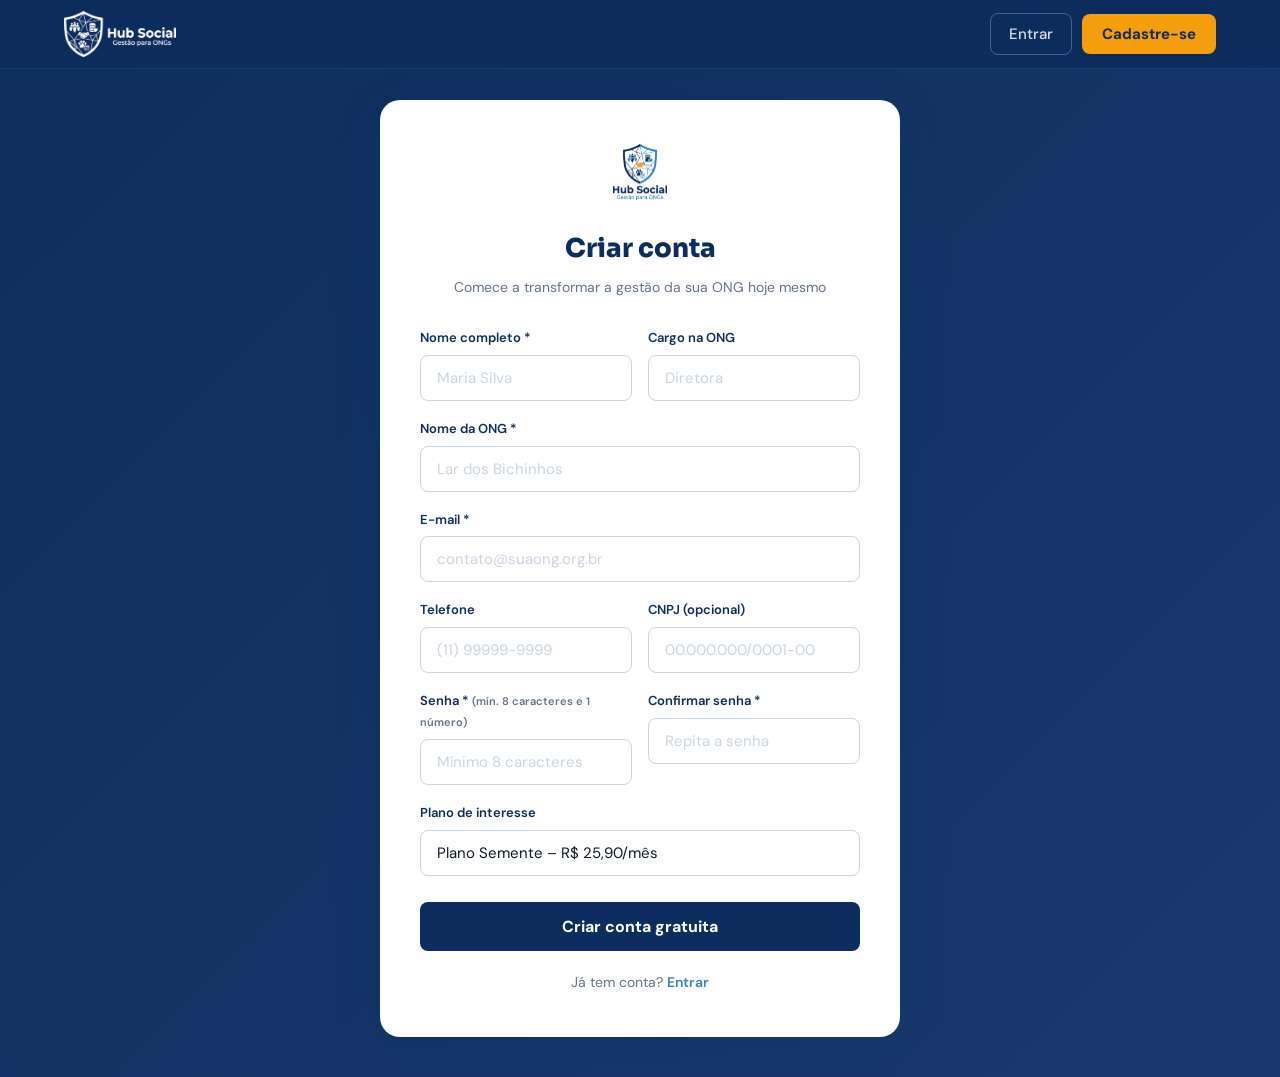
<file: cadastro.html>
<!DOCTYPE html>
<html lang="pt-BR">
<head>
  <meta charset="UTF-8" />
  <meta name="viewport" content="width=device-width, initial-scale=1.0" />
  <title>Cadastro – Hub Social</title>
  <link rel="preconnect" href="https://fonts.googleapis.com" />
  <link href="https://fonts.googleapis.com/css2?family=Sora:wght@400;600;700;800&family=DM+Sans:wght@300;400;500&display=swap" rel="stylesheet" />
  <link rel="stylesheet" href="style.css" />
</head>
<body>

<header class="navbar">
  <div class="nav-container">
    <a href="index.html" class="nav-logo">
      <img src="logo_novo.png" alt="Hub Social" class="logo-img" />
    </a>
    <div class="nav-actions" style="margin-left:auto;">
      <a href="login.html" class="btn-login">Entrar</a>
      <a href="cadastro.html" class="btn-cadastro">Cadastre-se</a>
    </div>
  </div>
</header>

<main class="auth-page">
  <div class="auth-card" style="max-width:520px;">
    <div class="auth-logo">
      <img src="logo_hubsocial_.png" alt="Hub Social" />
    </div>
    <h2>Criar conta</h2>
    <p class="auth-sub">Comece a transformar a gestão da sua ONG hoje mesmo</p>

    <div class="form-row">
      <div class="form-group">
        <label for="nome">Nome completo *</label>
        <input type="text" id="nome" placeholder="Maria Silva" />
      </div>
      <div class="form-group">
        <label for="cargo">Cargo na ONG</label>
        <input type="text" id="cargo" placeholder="Diretora" />
      </div>
    </div>
    <div class="form-group">
      <label for="nome_ong">Nome da ONG *</label>
      <input type="text" id="nome_ong" placeholder="Lar dos Bichinhos" />
    </div>
    <div class="form-group">
      <label for="email_cad">E-mail *</label>
      <input type="email" id="email_cad" placeholder="contato@suaong.org.br" />
    </div>
    <div class="form-row">
      <div class="form-group">
        <label for="tel">Telefone</label>
        <input type="tel" id="tel" placeholder="(11) 99999-9999" />
      </div>
      <div class="form-group">
        <label for="cnpj">CNPJ (opcional)</label>
        <input type="text" id="cnpj" placeholder="00.000.000/0001-00" />
      </div>
    </div>
    <div class="form-row">
      <div class="form-group">
        <label for="senha_cad">Senha * <span style="font-size:11px;color:var(--gray-500)">(mín. 8 caracteres e 1 número)</span></label>
        <input type="password" id="senha_cad" placeholder="Mínimo 8 caracteres" />
      </div>
      <div class="form-group">
        <label for="conf_senha">Confirmar senha *</label>
        <input type="password" id="conf_senha" placeholder="Repita a senha" />
      </div>
    </div>
    <div class="form-group">
      <label for="plano_cad">Plano de interesse</label>
      <select id="plano_cad">
        <option value="semente">Plano Semente – R$ 25,90/mês</option>
        <option value="impacto">Plano Impacto – R$ 49,90/mês</option>
        <option value="transformacao">Plano Transformação – R$ 97,90/mês</option>
      </select>
    </div>

    <div id="msgErrorCad" style="display:none; margin-top:4px; color:#ef4444; background:#fef2f2; border:1px solid #fecaca; border-radius:8px; padding:10px 14px; font-size:14px;"></div>

    <button class="btn-form" id="btnCad" onclick="fazerCadastro()">Criar conta gratuita</button>

    <div class="auth-footer">
      Já tem conta? <a href="login.html">Entrar</a>
    </div>
  </div>
</main>

<script>
// api.js
// Conecta o front-end HTML com a API FastAPI (http://localhost:8000)
// Coloque este arquivo na mesma pasta do index.html

const API_URL = "http://localhost:8000";

// ── Helpers de token (localStorage) ─────────────────────────

function salvarToken(token, dados) {
  localStorage.setItem("hs_token",    token);
  localStorage.setItem("hs_nome",     dados.nome);
  localStorage.setItem("hs_nome_ong", dados.nome_ong);
  localStorage.setItem("hs_plano",    dados.plano);
  localStorage.setItem("hs_id",       dados.usuario_id);
}

function getToken()   { return localStorage.getItem("hs_token");    }
function getNome()    { return localStorage.getItem("hs_nome");     }
function getOng()     { return localStorage.getItem("hs_nome_ong"); }
function getPlano()   { return localStorage.getItem("hs_plano");    }
function estaLogado() { return !!getToken(); }

function logout() {
  localStorage.clear();
  window.location.href = "login.html";
}

// ── Request helper com JWT ───────────────────────────────────

async function apiFetch(path, options = {}) {
  const token = getToken();
  const headers = {
    "Content-Type": "application/json",
    ...(token ? { "Authorization": `Bearer ${token}` } : {}),
    ...(options.headers || {}),
  };

  const res = await fetch(`${API_URL}${path}`, { ...options, headers });
  const data = await res.json().catch(() => ({}));

  if (!res.ok) {
    const msg = data.detail || `Erro ${res.status}`;
    throw new Error(Array.isArray(msg) ? msg.map(e => e.msg).join(", ") : msg);
  }
  return data;
}

// ── AUTH ─────────────────────────────────────────────────────

async function cadastrar(payload) {
  const data = await apiFetch("/auth/cadastro", {
    method: "POST",
    body: JSON.stringify(payload),
  });
  salvarToken(data.access_token, data);
  return data;
}

async function login(email, senha) {
  // OAuth2PasswordRequestForm espera form-data, não JSON
  const form = new URLSearchParams();
  form.append("username", email);
  form.append("password", senha);

  const res = await fetch(`${API_URL}/auth/login`, {
    method: "POST",
    headers: { "Content-Type": "application/x-www-form-urlencoded" },
    body: form,
  });
  const data = await res.json();
  if (!res.ok) throw new Error(data.detail || "Erro ao fazer login.");
  salvarToken(data.access_token, data);
  return data;
}

async function getMeuPerfil() {
  return apiFetch("/auth/me");
}

// ── DOAÇÕES ──────────────────────────────────────────────────

async function listarDoacoes()        { return apiFetch("/doacoes/"); }
async function criarDoacao(payload)   { return apiFetch("/doacoes/", { method: "POST", body: JSON.stringify(payload) }); }
async function deletarDoacao(id)      { return apiFetch(`/doacoes/${id}`, { method: "DELETE" }); }
async function atualizarStatusDoacao(id, status) {
  return apiFetch(`/doacoes/${id}/status?novo_status=${status}`, { method: "PATCH" });
}

// ── VOLUNTÁRIOS ──────────────────────────────────────────────

async function listarVoluntarios()       { return apiFetch("/voluntarios/"); }
async function criarVoluntario(payload)  { return apiFetch("/voluntarios/", { method: "POST", body: JSON.stringify(payload) }); }
async function deletarVoluntario(id)     { return apiFetch(`/voluntarios/${id}`, { method: "DELETE" }); }
async function desativarVoluntario(id)   { return apiFetch(`/voluntarios/${id}/desativar`, { method: "PATCH" }); }

// ── EVENTOS ──────────────────────────────────────────────────

async function listarEventos()          { return apiFetch("/eventos/"); }
async function criarEvento(payload)     { return apiFetch("/eventos/", { method: "POST", body: JSON.stringify(payload) }); }
async function editarEvento(id, dados)  { return apiFetch(`/eventos/${id}`, { method: "PUT",  body: JSON.stringify(dados) }); }
async function deletarEvento(id)        { return apiFetch(`/eventos/${id}`, { method: "DELETE" }); }

// ── RELATÓRIOS ───────────────────────────────────────────────

async function relatorioGeral()         { return apiFetch("/relatorios/visao-geral"); }
async function relatorioDoacoesTipo()   { return apiFetch("/relatorios/doacoes-por-tipo"); }

// ── Proteção de página: redireciona se não estiver logado ────

function exigirLogin() {
  if (!estaLogado()) {
    window.location.href = "login.html";
  }
}

// ── Preenche dados do usuário no dashboard ───────────────────

function preencherDashboard() {
  exigirLogin();
  const nome  = getNome()?.split(" ")[0] || "Usuário";
  const ong   = getOng()  || "Minha ONG";
  const plano = getPlano() || "semente";

  const elNome  = document.getElementById("dash-user-name");
  const elOng   = document.getElementById("sb-ong");
  const elTitulo= document.getElementById("dash-titulo");
  const elAvatar= document.getElementById("dash-avatar");
  const elPlano = document.getElementById("sb-plano");

  if (elNome)   elNome.textContent   = `Olá, ${nome}!`;
  if (elOng)    elOng.textContent    = ong;
  if (elTitulo) elTitulo.textContent = `Bem-vindo(a), ${nome} 👋`;
  if (elAvatar) elAvatar.textContent = nome[0].toUpperCase();
  if (elPlano)  elPlano.textContent  = `Plano ${plano.charAt(0).toUpperCase() + plano.slice(1)}`;
}

</script>
<script>
  // Máscara telefone
  document.getElementById('tel').addEventListener('input', function(e) {
    let v = e.target.value.replace(/\D/g, '');
    if (v.length <= 10) v = v.replace(/(\d{2})(\d{4})(\d{0,4})/, '($1) $2-$3');
    else v = v.replace(/(\d{2})(\d{5})(\d{0,4})/, '($1) $2-$3');
    e.target.value = v;
  });

  // Máscara CNPJ
  document.getElementById('cnpj').addEventListener('input', function(e) {
    let v = e.target.value.replace(/\D/g, '').substring(0, 14);
    v = v.replace(/^(\d{2})(\d)/, '$1.$2');
    v = v.replace(/^(\d{2})\.(\d{3})(\d)/, '$1.$2.$3');
    v = v.replace(/\.(\d{3})(\d)/, '.$1/$2');
    v = v.replace(/(\d{4})(\d)/, '$1-$2');
    e.target.value = v;
  });

  // Pré-selecionar plano vindo da página de planos
  const params = new URLSearchParams(location.search);
  const planoParam = params.get('plano');
  if (planoParam) {
    const sel = document.getElementById('plano_cad');
    if ([...sel.options].some(o => o.value === planoParam)) sel.value = planoParam;
  }

  async function fazerCadastro() {
    const msg  = document.getElementById('msgErrorCad');
    const btn  = document.getElementById('btnCad');
    msg.style.display = 'none';

    const nome     = document.getElementById('nome').value.trim();
    const email    = document.getElementById('email_cad').value.trim();
    const senha    = document.getElementById('senha_cad').value;
    const conf     = document.getElementById('conf_senha').value;
    const nome_ong = document.getElementById('nome_ong').value.trim();
    const telefone = document.getElementById('tel').value;
    const cargo    = document.getElementById('cargo').value.trim();
    const cnpj     = document.getElementById('cnpj').value;
    const plano    = document.getElementById('plano_cad').value;

    // Validações no front
    if (!nome || !email || !senha || !nome_ong) {
      msg.textContent = 'Preencha os campos obrigatórios (*).';
      msg.style.display = 'block'; return;
    }
    if (!email.includes('@')) {
      msg.textContent = 'Insira um e-mail válido.';
      msg.style.display = 'block'; return;
    }
    if (senha.length < 8) {
      msg.textContent = 'A senha deve ter no mínimo 8 caracteres.';
      msg.style.display = 'block'; return;
    }
    if (!/\d/.test(senha)) {
      msg.textContent = 'A senha deve conter ao menos um número.';
      msg.style.display = 'block'; return;
    }
    if (senha !== conf) {
      msg.textContent = 'As senhas não coincidem.';
      msg.style.display = 'block'; return;
    }

    btn.textContent = 'Criando conta...';
    btn.disabled = true;

    try {
      await cadastrar({ nome, email, senha, telefone, cargo, nome_ong, cnpj, plano });
      window.location.href = 'dashboard.html';
    } catch (e) {
      msg.textContent = e.message;
      msg.style.display = 'block';
      btn.textContent = 'Criar conta gratuita';
      btn.disabled = false;
    }
  }
</script>
</body>
</html>
</file>
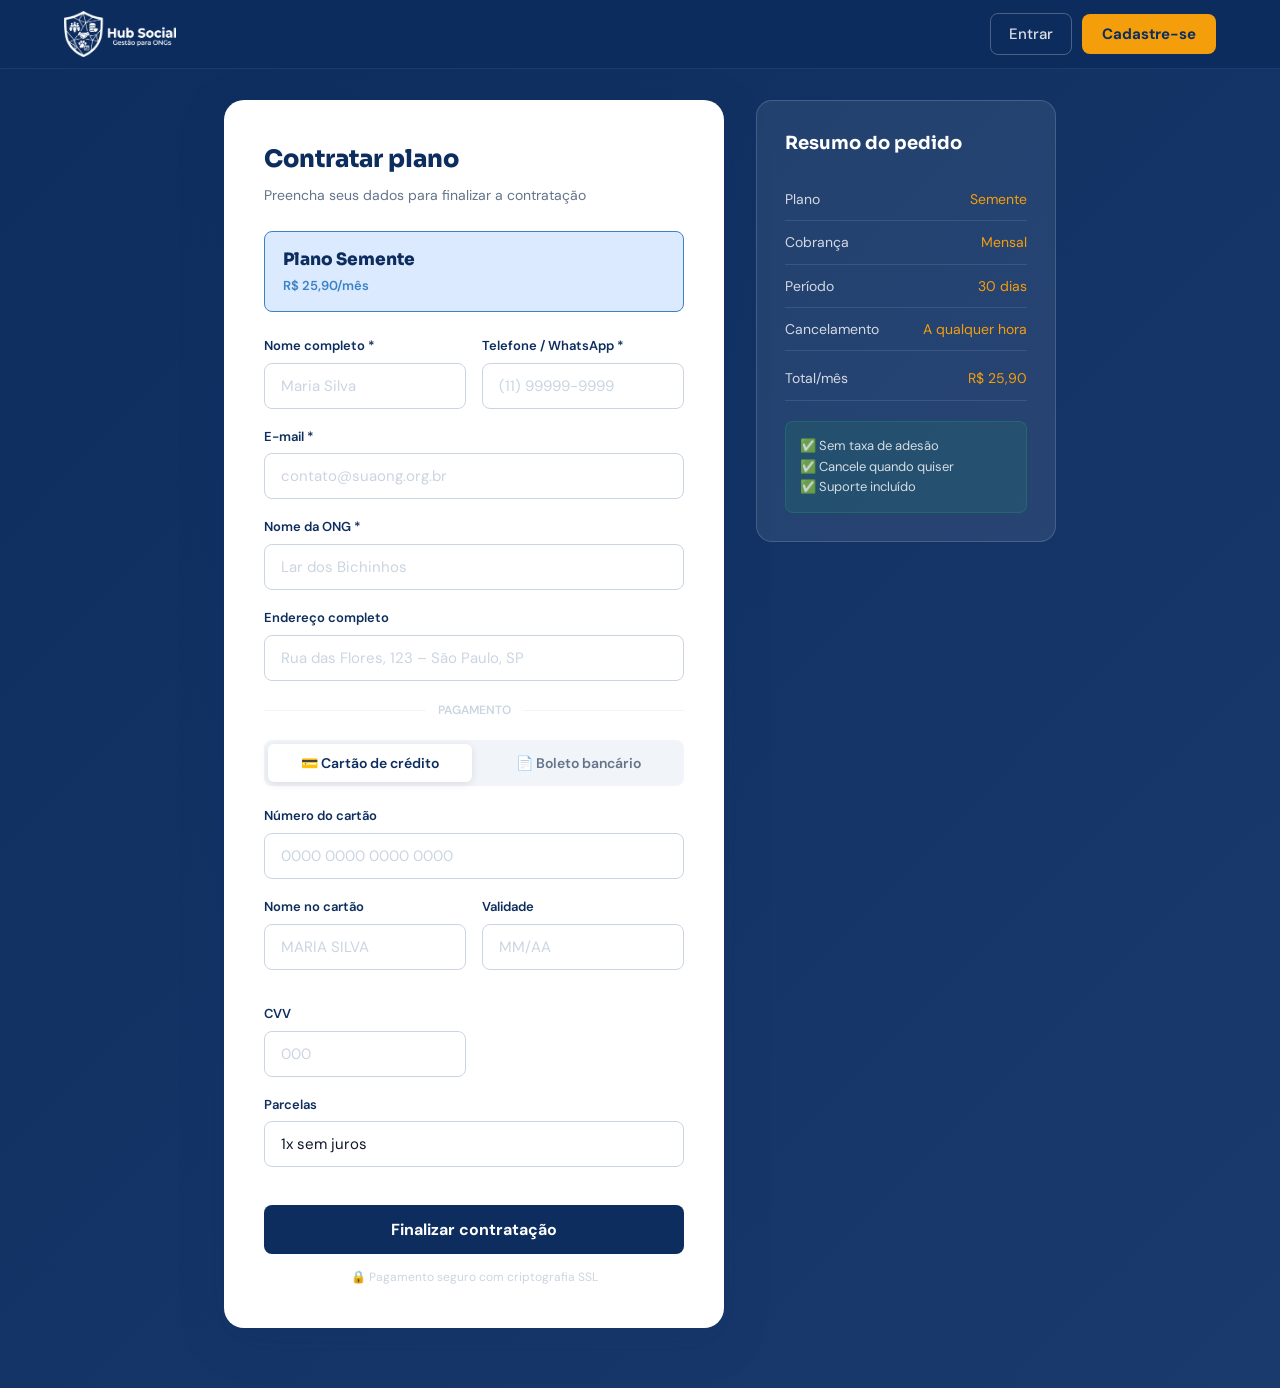
<file: contratar.html>
<!DOCTYPE html>
<html lang="pt-BR">
<head>
  <meta charset="UTF-8" />
  <meta name="viewport" content="width=device-width, initial-scale=1.0" />
  <title>Contratar Plano – Hub Social</title>
  <link rel="preconnect" href="https://fonts.googleapis.com" />
  <link href="https://fonts.googleapis.com/css2?family=Sora:wght@400;600;700;800&family=DM+Sans:wght@300;400;500&display=swap" rel="stylesheet" />
  <link rel="stylesheet" href="style.css" />
  <style>
    .contratar-page {
      min-height: 100vh;
      background: linear-gradient(135deg, var(--blue-dark) 0%, #1a3a6e 100%);
      display: flex; align-items: flex-start; justify-content: center;
      padding: 100px 24px 60px; gap: 32px; flex-wrap: wrap;
    }
    .contratar-card { background: var(--white); border-radius: 20px; padding: 40px; width: 100%; max-width: 500px; box-shadow: var(--shadow-lg); }
    .contratar-summary { background: rgba(255,255,255,.08); border: 1px solid rgba(255,255,255,.15); border-radius: 16px; padding: 28px; width: 100%; max-width: 300px; color: white; height: fit-content; }
    .contratar-summary h3 { font-family: 'Sora',sans-serif; font-size: 18px; font-weight: 700; margin-bottom: 20px; }
    .summary-row { display: flex; justify-content: space-between; font-size: 14px; padding: 10px 0; border-bottom: 1px solid rgba(255,255,255,.1); color: rgba(255,255,255,.8); }
    .summary-row:last-child { border-bottom: none; font-weight: 700; font-size: 18px; color: white; }
    .summary-row span:last-child { color: var(--orange); }
    .plan-info { background: var(--blue-pale); border: 1.5px solid var(--blue-light); border-radius: var(--radius-sm); padding: 14px 18px; margin-bottom: 24px; }
    .plan-info-name { font-family: 'Sora',sans-serif; font-size: 17px; font-weight: 800; color: var(--blue-dark); }
    .plan-info-price { font-size: 13px; color: var(--blue-light); font-weight: 600; margin-top: 3px; }
    .tab-buttons { display: flex; background: var(--gray-100); border-radius: var(--radius-sm); padding: 4px; margin-bottom: 20px; gap: 4px; }
    .tab-btn { flex: 1; padding: 10px; border: none; background: transparent; border-radius: calc(var(--radius-sm) - 2px); font-size: 14px; font-weight: 600; cursor: pointer; color: var(--gray-500); transition: all var(--transition); font-family: inherit; }
    .tab-btn.active { background: var(--white); color: var(--blue-dark); box-shadow: 0 2px 8px rgba(0,0,0,.1); }
    .tab-content { display: none; }
    .tab-content.active { display: block; }
    .card-row { display: flex; gap: 8px; align-items: center; }
    .card-brand { background: var(--gray-100); border-radius: 6px; padding: 6px 10px; font-size: 12px; font-weight: 700; color: var(--blue-dark); }
    .success-screen { text-align: center; padding: 20px 0; display: none; }
    .success-icon { font-size: 64px; margin-bottom: 16px; }
    .success-screen h3 { font-family: 'Sora',sans-serif; font-size: 24px; font-weight: 800; color: var(--blue-dark); margin-bottom: 10px; }
    .success-screen p { font-size: 15px; color: var(--gray-500); margin-bottom: 28px; }
  </style>
</head>
<body>

<header class="navbar">
  <div class="nav-container">
    <a href="index.html" class="nav-logo">
      <img src="logo_novo.png" alt="Hub Social" class="logo-img" />
    </a>
    <div class="nav-actions" style="margin-left:auto;">
      <a href="login.html" class="btn-login">Entrar</a>
      <a href="cadastro.html" class="btn-cadastro">Cadastre-se</a>
    </div>
  </div>
</header>

<main class="contratar-page">
  <div class="contratar-card">
    <h2 style="font-family:'Sora',sans-serif;font-size:24px;font-weight:800;color:var(--blue-dark);margin-bottom:6px;">Contratar plano</h2>
    <p style="font-size:14px;color:var(--gray-500);margin-bottom:24px;">Preencha seus dados para finalizar a contratação</p>

    <div id="planInfo" class="plan-info">
      <div class="plan-info-name" id="planName">Plano Semente</div>
      <div class="plan-info-price" id="planPrice">R$ 25,90/mês</div>
    </div>

    <div id="formContent">
      <div class="form-row">
        <div class="form-group">
          <label>Nome completo *</label>
          <input type="text" id="ct-nome" placeholder="Maria Silva" />
        </div>
        <div class="form-group">
          <label>Telefone / WhatsApp *</label>
          <input type="tel" id="ct-tel" placeholder="(11) 99999-9999" />
        </div>
      </div>
      <div class="form-group">
        <label>E-mail *</label>
        <input type="email" id="ct-email" placeholder="contato@suaong.org.br" />
      </div>
      <div class="form-group">
        <label>Nome da ONG *</label>
        <input type="text" id="ct-ong" placeholder="Lar dos Bichinhos" />
      </div>
      <div class="form-group">
        <label>Endereço completo</label>
        <input type="text" id="ct-end" placeholder="Rua das Flores, 123 – São Paulo, SP" />
      </div>

      <div class="divider"><span>PAGAMENTO</span></div>

      <div class="tab-buttons">
        <button class="tab-btn active" onclick="switchTab('cartao', this)">💳 Cartão de crédito</button>
        <button class="tab-btn" onclick="switchTab('boleto', this)">📄 Boleto bancário</button>
      </div>

      <!-- CARTÃO -->
      <div id="tab-cartao" class="tab-content active">
        <div class="form-group">
          <label>Número do cartão</label>
          <input type="text" id="cartao-num" placeholder="0000 0000 0000 0000" maxlength="19" />
        </div>
        <div class="form-row">
          <div class="form-group">
            <label>Nome no cartão</label>
            <input type="text" id="cartao-nome" placeholder="MARIA SILVA" style="text-transform:uppercase;" />
          </div>
          <div class="form-group">
            <label>Validade</label>
            <input type="text" id="cartao-val" placeholder="MM/AA" maxlength="5" />
          </div>
          <div class="form-group">
            <label>CVV</label>
            <input type="text" id="cartao-cvv" placeholder="000" maxlength="4" />
          </div>
        </div>
        <div class="form-group">
          <label>Parcelas</label>
          <select id="parcelas">
            <option>1x sem juros</option>
            <option>2x sem juros</option>
            <option>3x sem juros</option>
            <option>6x sem juros</option>
            <option>12x sem juros</option>
          </select>
        </div>
      </div>

      <!-- BOLETO -->
      <div id="tab-boleto" class="tab-content">
        <div style="background:var(--gray-50);border:1px solid var(--gray-100);border-radius:var(--radius-sm);padding:16px 18px;font-size:14px;color:var(--gray-500);line-height:1.7;">
          <strong style="color:var(--blue-dark);">📄 Boleto bancário</strong><br/>
          O boleto será gerado após o envio e enviado para o seu e-mail. O vencimento é de <strong>3 dias úteis</strong>. O acesso ao sistema será liberado após a confirmação do pagamento.
        </div>
      </div>

      <div id="msgErrorCt" style="display:none; margin-top:10px; color:#ef4444; background:#fef2f2; border:1px solid #fecaca; border-radius:8px; padding:10px 14px; font-size:14px;"></div>

      <button class="btn-form" onclick="finalizarContratacao()" style="margin-top:20px;">Finalizar contratação</button>

      <p style="text-align:center;font-size:12px;color:var(--gray-300);margin-top:14px;">🔒 Pagamento seguro com criptografia SSL</p>
    </div>

    <!-- SUCESSO -->
    <div class="success-screen" id="successScreen">
      <div class="success-icon">🎉</div>
      <h3>Conta criada com sucesso!</h3>
      <p>Bem-vindo(a) à família Hub Social!<br/>
        <span style="font-size:13px;color:var(--gray-500);">
          Sua senha temporária é <strong>HubSocial1</strong> — altere após o primeiro acesso.
        </span>
      </p>
      <a href="dashboard.html" id="btn-acessar" class="btn-form" style="display:inline-block;width:auto;padding:14px 32px;margin-top:8px;">Acessar o sistema →</a>
    </div>
  </div>

  <!-- SUMMARY -->
  <div class="contratar-summary">
    <h3>Resumo do pedido</h3>
    <div class="summary-row"><span>Plano</span><span id="sum-plano">Semente</span></div>
    <div class="summary-row"><span>Cobrança</span><span>Mensal</span></div>
    <div class="summary-row"><span>Período</span><span>30 dias</span></div>
    <div class="summary-row"><span>Cancelamento</span><span>A qualquer hora</span></div>
    <div class="summary-row" style="padding-top:16px;"><span>Total/mês</span><span id="sum-total">R$ 25,90</span></div>
    <div style="margin-top:20px;padding:14px;background:rgba(34,197,94,.1);border:1px solid rgba(34,197,94,.2);border-radius:8px;font-size:13px;color:rgba(255,255,255,.8);">
      ✅ Sem taxa de adesão<br/>✅ Cancele quando quiser<br/>✅ Suporte incluído
    </div>
  </div>
</main>

<script>
// api.js
// Conecta o front-end HTML com a API FastAPI (http://localhost:8000)
// Coloque este arquivo na mesma pasta do index.html

const API_URL = "http://localhost:8000";

// ── Helpers de token (localStorage) ─────────────────────────

function salvarToken(token, dados) {
  localStorage.setItem("hs_token",    token);
  localStorage.setItem("hs_nome",     dados.nome);
  localStorage.setItem("hs_nome_ong", dados.nome_ong);
  localStorage.setItem("hs_plano",    dados.plano);
  localStorage.setItem("hs_id",       dados.usuario_id);
}

function getToken()   { return localStorage.getItem("hs_token");    }
function getNome()    { return localStorage.getItem("hs_nome");     }
function getOng()     { return localStorage.getItem("hs_nome_ong"); }
function getPlano()   { return localStorage.getItem("hs_plano");    }
function estaLogado() { return !!getToken(); }

function logout() {
  localStorage.clear();
  window.location.href = "login.html";
}

// ── Request helper com JWT ───────────────────────────────────

async function apiFetch(path, options = {}) {
  const token = getToken();
  const headers = {
    "Content-Type": "application/json",
    ...(token ? { "Authorization": `Bearer ${token}` } : {}),
    ...(options.headers || {}),
  };

  const res = await fetch(`${API_URL}${path}`, { ...options, headers });
  const data = await res.json().catch(() => ({}));

  if (!res.ok) {
    const msg = data.detail || `Erro ${res.status}`;
    throw new Error(Array.isArray(msg) ? msg.map(e => e.msg).join(", ") : msg);
  }
  return data;
}

// ── AUTH ─────────────────────────────────────────────────────

async function cadastrar(payload) {
  const data = await apiFetch("/auth/cadastro", {
    method: "POST",
    body: JSON.stringify(payload),
  });
  salvarToken(data.access_token, data);
  return data;
}

async function login(email, senha) {
  // OAuth2PasswordRequestForm espera form-data, não JSON
  const form = new URLSearchParams();
  form.append("username", email);
  form.append("password", senha);

  const res = await fetch(`${API_URL}/auth/login`, {
    method: "POST",
    headers: { "Content-Type": "application/x-www-form-urlencoded" },
    body: form,
  });
  const data = await res.json();
  if (!res.ok) throw new Error(data.detail || "Erro ao fazer login.");
  salvarToken(data.access_token, data);
  return data;
}

async function getMeuPerfil() {
  return apiFetch("/auth/me");
}

// ── DOAÇÕES ──────────────────────────────────────────────────

async function listarDoacoes()        { return apiFetch("/doacoes/"); }
async function criarDoacao(payload)   { return apiFetch("/doacoes/", { method: "POST", body: JSON.stringify(payload) }); }
async function deletarDoacao(id)      { return apiFetch(`/doacoes/${id}`, { method: "DELETE" }); }
async function atualizarStatusDoacao(id, status) {
  return apiFetch(`/doacoes/${id}/status?novo_status=${status}`, { method: "PATCH" });
}

// ── VOLUNTÁRIOS ──────────────────────────────────────────────

async function listarVoluntarios()       { return apiFetch("/voluntarios/"); }
async function criarVoluntario(payload)  { return apiFetch("/voluntarios/", { method: "POST", body: JSON.stringify(payload) }); }
async function deletarVoluntario(id)     { return apiFetch(`/voluntarios/${id}`, { method: "DELETE" }); }
async function desativarVoluntario(id)   { return apiFetch(`/voluntarios/${id}/desativar`, { method: "PATCH" }); }

// ── EVENTOS ──────────────────────────────────────────────────

async function listarEventos()          { return apiFetch("/eventos/"); }
async function criarEvento(payload)     { return apiFetch("/eventos/", { method: "POST", body: JSON.stringify(payload) }); }
async function editarEvento(id, dados)  { return apiFetch(`/eventos/${id}`, { method: "PUT",  body: JSON.stringify(dados) }); }
async function deletarEvento(id)        { return apiFetch(`/eventos/${id}`, { method: "DELETE" }); }

// ── RELATÓRIOS ───────────────────────────────────────────────

async function relatorioGeral()         { return apiFetch("/relatorios/visao-geral"); }
async function relatorioDoacoesTipo()   { return apiFetch("/relatorios/doacoes-por-tipo"); }

// ── Proteção de página: redireciona se não estiver logado ────

function exigirLogin() {
  if (!estaLogado()) {
    window.location.href = "login.html";
  }
}

// ── Preenche dados do usuário no dashboard ───────────────────

function preencherDashboard() {
  exigirLogin();
  const nome  = getNome()?.split(" ")[0] || "Usuário";
  const ong   = getOng()  || "Minha ONG";
  const plano = getPlano() || "semente";

  const elNome  = document.getElementById("dash-user-name");
  const elOng   = document.getElementById("sb-ong");
  const elTitulo= document.getElementById("dash-titulo");
  const elAvatar= document.getElementById("dash-avatar");
  const elPlano = document.getElementById("sb-plano");

  if (elNome)   elNome.textContent   = `Olá, ${nome}!`;
  if (elOng)    elOng.textContent    = ong;
  if (elTitulo) elTitulo.textContent = `Bem-vindo(a), ${nome} 👋`;
  if (elAvatar) elAvatar.textContent = nome[0].toUpperCase();
  if (elPlano)  elPlano.textContent  = `Plano ${plano.charAt(0).toUpperCase() + plano.slice(1)}`;
}

</script>
<script>
  const planos = {
    semente:       { nome: 'Plano Semente',      preco: 'R$ 25,90/mês', total: 'R$ 25,90' },
    impacto:       { nome: 'Plano Impacto',       preco: 'R$ 49,90/mês', total: 'R$ 49,90' },
    transformacao: { nome: 'Plano Transformação', preco: 'R$ 97,90/mês', total: 'R$ 97,90' },
  };
  const params   = new URLSearchParams(location.search);
  const planoKey = params.get('plano') || 'semente';
  const plano    = planos[planoKey] || planos.semente;

  document.getElementById('planName').textContent  = plano.nome;
  document.getElementById('planPrice').textContent = plano.preco;
  document.getElementById('sum-plano').textContent = plano.nome.replace('Plano ','');
  document.getElementById('sum-total').textContent = plano.total;

  function switchTab(tab, btn) {
    document.querySelectorAll('.tab-content').forEach(el => el.classList.remove('active'));
    document.querySelectorAll('.tab-btn').forEach(el => el.classList.remove('active'));
    document.getElementById('tab-' + tab).classList.add('active');
    btn.classList.add('active');
  }

  // Máscaras
  document.getElementById('cartao-num').addEventListener('input', function(e) {
    let v = e.target.value.replace(/\D/g,'').substring(0,16);
    v = v.replace(/(.{4})/g,'$1 ').trim();
    e.target.value = v;
  });
  document.getElementById('cartao-val').addEventListener('input', function(e) {
    let v = e.target.value.replace(/\D/g,'').substring(0,4);
    if (v.length >= 2) v = v.substring(0,2) + '/' + v.substring(2);
    e.target.value = v;
  });
  document.getElementById('ct-tel').addEventListener('input', function(e) {
    let v = e.target.value.replace(/\D/g,'');
    if (v.length <= 10) v = v.replace(/(\d{2})(\d{4})(\d{0,4})/,'($1) $2-$3');
    else                v = v.replace(/(\d{2})(\d{5})(\d{0,4})/,'($1) $2-$3');
    e.target.value = v;
  });

  async function finalizarContratacao() {
    const nome  = document.getElementById('ct-nome').value.trim();
    const email = document.getElementById('ct-email').value.trim();
    const tel   = document.getElementById('ct-tel').value.trim();
    const ong   = document.getElementById('ct-ong').value.trim();
    const end   = document.getElementById('ct-end').value.trim();
    const msg   = document.getElementById('msgErrorCt');
    const btn   = document.querySelector('.btn-form');

    msg.style.display = 'none';

    if (!nome || !email || !tel || !ong) {
      msg.textContent   = 'Por favor, preencha todos os campos obrigatórios (*).';
      msg.style.display = 'block'; return;
    }
    if (!email.includes('@')) {
      msg.textContent   = 'Insira um e-mail válido.';
      msg.style.display = 'block'; return;
    }

    const formaPag = document.querySelector('.tab-btn.active')?.textContent.includes('Boleto')
      ? 'boleto' : 'cartao';

    // Senha temporária — usuário pode trocar no perfil depois
    const senhaTemp = 'HubSocial1';

    btn.textContent = 'Processando...';
    btn.disabled    = true;

    try {
      await cadastrar({
        nome, email,
        senha:     senhaTemp,
        telefone:  tel,
        nome_ong:  ong,
        endereco:  end,
        plano:     planoKey,
        forma_pag: formaPag,
      });

      document.getElementById('formContent').style.display    = 'none';
      document.getElementById('planInfo').style.display       = 'none';
      document.getElementById('successScreen').style.display  = 'block';

    } catch (e) {
      msg.textContent = e.message.includes('já está cadastrado')
        ? 'Este e-mail já possui uma conta. Faça login para acessar.'
        : e.message;
      msg.style.display  = 'block';
      btn.textContent    = 'Finalizar contratação';
      btn.disabled       = false;
    }
  }
</script>
</body>
</html>
</file>
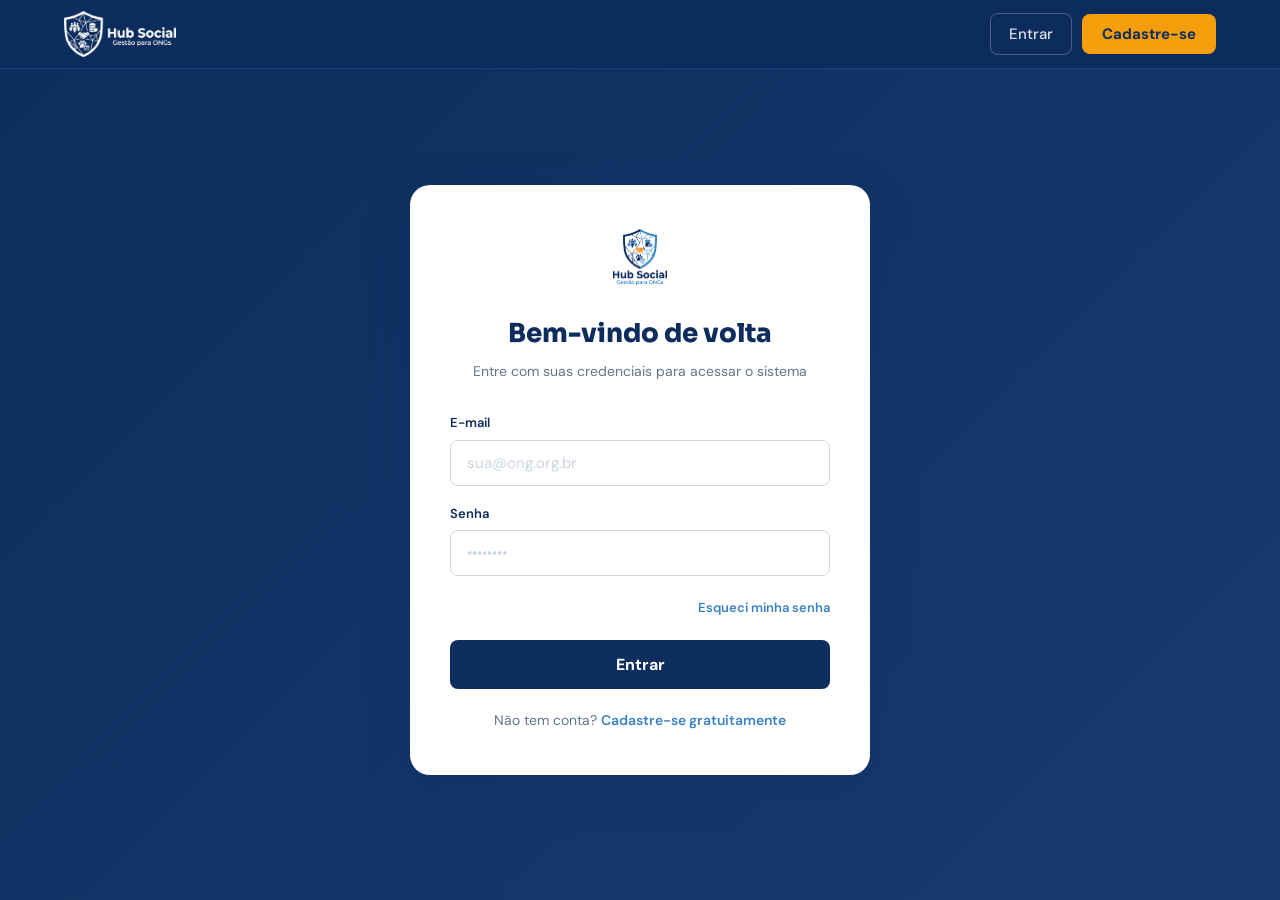
<file: dashboard.html>
<!DOCTYPE html>
<html lang="pt-BR">
<head>
  <meta charset="UTF-8" />
  <meta name="viewport" content="width=device-width, initial-scale=1.0" />
  <title>Dashboard – Hub Social</title>
  <link rel="preconnect" href="https://fonts.googleapis.com" />
  <link href="https://fonts.googleapis.com/css2?family=Sora:wght@400;600;700;800&family=DM+Sans:wght@300;400;500&display=swap" rel="stylesheet" />
  <style>
    :root {
      --blue-dark:#0d2d5e; --blue-mid:#1a4a8a; --blue-light:#3b82c4;
      --blue-pale:#dbeafe; --orange:#f59e0b; --white:#ffffff;
      --gray-50:#f8fafc; --gray-100:#f1f5f9; --gray-300:#cbd5e1;
      --gray-500:#64748b; --gray-700:#334155; --text:#0f172a;
      --radius:14px; --radius-sm:8px;
      --shadow:0 4px 24px rgba(13,45,94,.12);
    }
    *, *::before, *::after { box-sizing: border-box; margin: 0; padding: 0; }
    body { font-family: 'DM Sans', sans-serif; color: var(--text); background: var(--gray-50); display: flex; height: 100vh; overflow: hidden; }
    a { text-decoration: none; color: inherit; }

    .sidebar { width: 240px; flex-shrink: 0; background: var(--blue-dark); display: flex; flex-direction: column; height: 100vh; overflow-y: auto; }
    .sb-logo { padding: 24px 20px; border-bottom: 1px solid rgba(255,255,255,.08); }
    .sb-logo img { height: 44px; }
    .sb-menu { padding: 16px 12px; flex: 1; }
    .sb-section { font-size: 10px; font-weight: 700; letter-spacing: 1.5px; text-transform: uppercase; color: rgba(255,255,255,.35); padding: 14px 8px 6px; }
    .sb-item { display: flex; align-items: center; gap: 10px; padding: 10px 12px; border-radius: var(--radius-sm); color: rgba(255,255,255,.7); font-size: 14px; font-weight: 500; cursor: pointer; transition: all .2s; margin-bottom: 2px; }
    .sb-item:hover { background: rgba(255,255,255,.08); color: white; }
    .sb-item.active { background: var(--blue-light); color: white; font-weight: 600; }
    .sb-icon { font-size: 17px; }
    .sb-plano { font-size: 10px; font-weight: 700; letter-spacing: .5px; text-transform: uppercase; background: var(--orange); color: var(--blue-dark); padding: 2px 8px; border-radius: 99px; margin-left: auto; }
    .sb-ong-name { padding: 16px 20px; border-top: 1px solid rgba(255,255,255,.08); font-size: 12px; color: rgba(255,255,255,.5); }
    .sb-ong-name strong { display: block; color: rgba(255,255,255,.85); font-size: 13px; margin-bottom: 6px; }
    .btn-logout { font-size: 13px; color: rgba(255,255,255,.6); padding: 8px 12px; border-radius: 6px; cursor: pointer; background: none; border: none; width: 100%; text-align: left; font-family: inherit; }
    .btn-logout:hover { background: rgba(255,0,0,.15); color: #ff8888; }

    .main { flex: 1; display: flex; flex-direction: column; overflow: hidden; }
    .topbar { background: var(--white); border-bottom: 1px solid var(--gray-100); padding: 0 28px; height: 60px; display: flex; align-items: center; justify-content: space-between; flex-shrink: 0; }
    .topbar-title { font-family: 'Sora',sans-serif; font-size: 20px; font-weight: 800; color: var(--blue-dark); }
    .topbar-right { display: flex; align-items: center; gap: 14px; }
    .user-avatar { width: 36px; height: 36px; border-radius: 50%; background: var(--blue-mid); display: flex; align-items: center; justify-content: center; color: white; font-weight: 700; font-size: 15px; }
    .user-name { font-size: 14px; font-weight: 600; color: var(--gray-700); }
    .content { flex: 1; overflow-y: auto; padding: 28px; }

    .metrics-grid { display: grid; grid-template-columns: repeat(auto-fit, minmax(200px, 1fr)); gap: 20px; margin-bottom: 28px; }
    .metric-card { background: var(--white); border-radius: var(--radius); padding: 22px 24px; border: 1px solid var(--gray-100); display: flex; align-items: center; gap: 16px; }
    .metric-icon { width: 48px; height: 48px; border-radius: 12px; display: flex; align-items: center; justify-content: center; font-size: 22px; flex-shrink: 0; }
    .metric-icon.blue   { background: var(--blue-pale); }
    .metric-icon.orange { background: #fef3c7; }
    .metric-icon.green  { background: #dcfce7; }
    .metric-icon.purple { background: #f3e8ff; }
    .metric-val   { font-family: 'Sora',sans-serif; font-size: 26px; font-weight: 800; color: var(--blue-dark); }
    .metric-label { font-size: 13px; color: var(--gray-500); margin-top: 2px; }

    .content-grid { display: grid; grid-template-columns: 1.4fr 1fr; gap: 24px; }
    .panel { background: var(--white); border-radius: var(--radius); border: 1px solid var(--gray-100); overflow: hidden; }
    .panel-header { padding: 18px 24px; border-bottom: 1px solid var(--gray-100); display: flex; align-items: center; justify-content: space-between; }
    .panel-header h3 { font-family: 'Sora',sans-serif; font-size: 16px; font-weight: 700; color: var(--blue-dark); }
    .btn-add { background: var(--blue-dark); color: white; font-size: 13px; font-weight: 600; padding: 6px 14px; border-radius: 6px; border: none; cursor: pointer; font-family: inherit; transition: background .2s; }
    .btn-add:hover { background: var(--blue-mid); }
    table { width: 100%; border-collapse: collapse; }
    th { font-size: 11px; font-weight: 700; text-transform: uppercase; letter-spacing: 1px; color: var(--gray-500); padding: 10px 20px; background: var(--gray-50); text-align: left; }
    td { font-size: 14px; color: var(--gray-700); padding: 12px 20px; border-top: 1px solid var(--gray-100); }
    tr:hover td { background: var(--gray-50); }
    .badge { display: inline-block; font-size: 11px; font-weight: 700; padding: 3px 9px; border-radius: 99px; }
    .badge.green  { background: #dcfce7; color: #166534; }
    .badge.orange { background: #fef3c7; color: #92400e; }
    .badge.blue   { background: var(--blue-pale); color: var(--blue-dark); }
    .badge.red    { background: #fee2e2; color: #991b1b; }

    .empty-row td { text-align: center; color: var(--gray-300); font-size: 13px; padding: 24px; }

    /* Modal */
    .modal-overlay { display: none; position: fixed; inset: 0; background: rgba(0,0,0,.45); z-index: 200; align-items: center; justify-content: center; }
    .modal-overlay.open { display: flex; }
    .modal { background: white; border-radius: 16px; padding: 32px; width: 100%; max-width: 440px; box-shadow: 0 24px 64px rgba(0,0,0,.2); }
    .modal h3 { font-family: 'Sora',sans-serif; font-size: 20px; font-weight: 800; color: var(--blue-dark); margin-bottom: 20px; }
    .modal .form-group { margin-bottom: 14px; }
    .modal label { display: block; font-size: 13px; font-weight: 600; color: var(--blue-dark); margin-bottom: 5px; }
    .modal input, .modal select { width: 100%; padding: 10px 14px; border-radius: 8px; border: 1.5px solid var(--gray-300); font-size: 14px; font-family: inherit; outline: none; }
    .modal input:focus, .modal select:focus { border-color: var(--blue-light); }
    .modal-actions { display: flex; gap: 10px; margin-top: 20px; }
    .btn-cancel { flex: 1; padding: 11px; border: 1.5px solid var(--gray-300); border-radius: 8px; background: white; font-size: 14px; font-weight: 600; cursor: pointer; font-family: inherit; color: var(--gray-700); }
    .btn-save   { flex: 2; padding: 11px; border: none; border-radius: 8px; background: var(--blue-dark); color: white; font-size: 14px; font-weight: 700; cursor: pointer; font-family: inherit; }
    .btn-save:hover { background: var(--blue-mid); }
    .msg-modal { display: none; color: #ef4444; font-size: 13px; margin-top: 8px; }

    /* Bloqueio de plano */
    .lock-msg { background: #fef3c7; border: 1px solid #fcd34d; border-radius: 8px; padding: 12px 16px; font-size: 13px; color: #92400e; margin: 16px 20px; }
  </style>
</head>
<body>

<!-- SIDEBAR -->
<aside class="sidebar">
  <div class="sb-logo">
    <img src="logo_novo.png" alt="Hub Social" />
  </div>
  <nav class="sb-menu">
    <div class="sb-section">Principal</div>
    <div class="sb-item active" onclick="mostrarPainel('dashboard')"><span class="sb-icon">📊</span> Dashboard</div>
    <div class="sb-section">Gestão</div>
    <div class="sb-item" onclick="mostrarPainel('doacoes')"><span class="sb-icon">💰</span> Doações</div>
    <div class="sb-item" onclick="mostrarPainel('voluntarios')"><span class="sb-icon">👥</span> Voluntários</div>
    <div class="sb-item" onclick="mostrarPainel('eventos')">
      <span class="sb-icon">📅</span> Eventos
      <span class="sb-plano" id="badge-eventos" style="display:none">Impacto+</span>
    </div>
    <div class="sb-item" onclick="mostrarPainel('relatorios')">
      <span class="sb-icon">📋</span> Relatórios
      <span class="sb-plano" id="badge-relatorios" style="display:none">Impacto+</span>
    </div>
  </nav>
  <div class="sb-ong-name">
    <strong id="sb-ong">Minha ONG</strong>
    <span id="sb-plano-label" style="font-size:11px;color:rgba(255,255,255,.4);display:block;margin-bottom:8px;"></span>
    <button class="btn-logout" onclick="logout()">↩ Sair</button>
  </div>
</aside>

<!-- MAIN -->
<div class="main">
  <div class="topbar">
    <div class="topbar-title" id="dash-titulo">Visão Geral</div>
    <div class="topbar-right">
      <div id="dash-user-name" class="user-name">Olá!</div>
      <div class="user-avatar" id="dash-avatar">?</div>
    </div>
  </div>

  <div class="content">

    <!-- ── PAINEL: DASHBOARD ── -->
    <div id="painel-dashboard">
      <div class="metrics-grid">
        <div class="metric-card">
          <div class="metric-icon blue">👥</div>
          <div><div class="metric-val" id="m-voluntarios">–</div><div class="metric-label">Voluntários ativos</div></div>
        </div>
        <div class="metric-card">
          <div class="metric-icon orange">💰</div>
          <div><div class="metric-val" id="m-doacoes-valor">–</div><div class="metric-label">Total arrecadado</div></div>
        </div>
        <div class="metric-card">
          <div class="metric-icon green">📅</div>
          <div><div class="metric-val" id="m-eventos">–</div><div class="metric-label">Eventos cadastrados</div></div>
        </div>
        <div class="metric-card">
          <div class="metric-icon purple">💛</div>
          <div><div class="metric-val" id="m-doacoes-total">–</div><div class="metric-label">Total de doações</div></div>
        </div>
      </div>

      <div class="content-grid">
        <div class="panel">
          <div class="panel-header">
            <h3>Doações Recentes</h3>
            <button class="btn-add" onclick="mostrarPainel('doacoes')">Ver todas</button>
          </div>
          <table>
            <thead><tr><th>Doador</th><th>Tipo</th><th>Valor</th><th>Status</th></tr></thead>
            <tbody id="tb-doacoes-dash"></tbody>
          </table>
        </div>
        <div class="panel">
          <div class="panel-header">
            <h3>Próximos Eventos</h3>
            <button class="btn-add" onclick="mostrarPainel('eventos')">Ver todos</button>
          </div>
          <table>
            <thead><tr><th>Evento</th><th>Data</th><th>Tipo</th></tr></thead>
            <tbody id="tb-eventos-dash"></tbody>
          </table>
        </div>
      </div>
    </div>

    <!-- ── PAINEL: DOAÇÕES ── -->
    <div id="painel-doacoes" style="display:none">
      <div class="panel">
        <div class="panel-header">
          <h3>Doações</h3>
          <button class="btn-add" onclick="abrirModalDoacao()">+ Nova doação</button>
        </div>
        <table>
          <thead><tr><th>Doador</th><th>Tipo</th><th>Valor/Qtd</th><th>Status</th><th>Ação</th></tr></thead>
          <tbody id="tb-doacoes"></tbody>
        </table>
      </div>
    </div>

    <!-- ── PAINEL: VOLUNTÁRIOS ── -->
    <div id="painel-voluntarios" style="display:none">
      <div class="panel">
        <div class="panel-header">
          <h3>Voluntários</h3>
          <button class="btn-add" onclick="abrirModalVoluntario()">+ Novo voluntário</button>
        </div>
        <table>
          <thead><tr><th>Nome</th><th>Área</th><th>Telefone</th><th>Status</th><th>Ação</th></tr></thead>
          <tbody id="tb-voluntarios"></tbody>
        </table>
      </div>
    </div>

    <!-- ── PAINEL: EVENTOS ── -->
    <div id="painel-eventos" style="display:none">
      <div class="panel">
        <div class="panel-header">
          <h3>Eventos</h3>
          <button class="btn-add" id="btn-novo-evento" onclick="abrirModalEvento()">+ Novo evento</button>
        </div>
        <div id="lock-eventos" class="lock-msg" style="display:none">
          🔒 Calendário de Eventos disponível a partir do <strong>Plano Impacto</strong>. Faça upgrade para acessar.
        </div>
        <table id="table-eventos">
          <thead><tr><th>Evento</th><th>Tipo</th><th>Data</th><th>Local</th><th>Ação</th></tr></thead>
          <tbody id="tb-eventos"></tbody>
        </table>
      </div>
    </div>

    <!-- ── PAINEL: RELATÓRIOS ── -->
    <div id="painel-relatorios" style="display:none">
      <div id="lock-relatorios" class="lock-msg" style="display:none">
        🔒 Relatórios disponíveis a partir do <strong>Plano Impacto</strong>. Faça upgrade para acessar.
      </div>
      <div id="relatorio-content" style="display:none">
        <div class="metrics-grid" id="rel-metrics"></div>
        <div class="panel" style="margin-top:0">
          <div class="panel-header"><h3>Doações por tipo</h3></div>
          <table>
            <thead><tr><th>Tipo</th><th>Quantidade</th></tr></thead>
            <tbody id="tb-rel-tipos"></tbody>
          </table>
        </div>
      </div>
    </div>

  </div>
</div>

<!-- MODAL: NOVA DOAÇÃO -->
<div class="modal-overlay" id="modal-doacao">
  <div class="modal">
    <h3>Nova Doação</h3>
    <div class="form-group"><label>Doador *</label><input id="d-doador" placeholder="Nome do doador" /></div>
    <div class="form-group">
      <label>Tipo *</label>
      <select id="d-tipo">
        <option value="financeira">Financeira</option>
        <option value="especie">Espécie (ração, medicamento, etc)</option>
      </select>
    </div>
    <div class="form-group"><label>Valor / Quantidade</label><input id="d-valor" placeholder="Ex: 200.00 ou 20kg" /></div>
    <div class="form-group"><label>Descrição</label><input id="d-descricao" placeholder="Opcional" /></div>
    <div class="msg-modal" id="msg-doacao"></div>
    <div class="modal-actions">
      <button class="btn-cancel" onclick="fecharModal('modal-doacao')">Cancelar</button>
      <button class="btn-save" onclick="salvarDoacao()">Salvar doação</button>
    </div>
  </div>
</div>

<!-- MODAL: NOVO VOLUNTÁRIO -->
<div class="modal-overlay" id="modal-voluntario">
  <div class="modal">
    <h3>Novo Voluntário</h3>
    <div class="form-group"><label>Nome *</label><input id="v-nome" placeholder="Nome completo" /></div>
    <div class="form-group"><label>Área de atuação</label><input id="v-area" placeholder="Ex: veterinária, transporte" /></div>
    <div class="form-group"><label>Telefone</label><input id="v-telefone" placeholder="(11) 99999-9999" /></div>
    <div class="form-group"><label>E-mail</label><input id="v-email" placeholder="voluntario@email.com" /></div>
    <div class="msg-modal" id="msg-voluntario"></div>
    <div class="modal-actions">
      <button class="btn-cancel" onclick="fecharModal('modal-voluntario')">Cancelar</button>
      <button class="btn-save" onclick="salvarVoluntario()">Salvar voluntário</button>
    </div>
  </div>
</div>

<!-- MODAL: NOVO EVENTO -->
<div class="modal-overlay" id="modal-evento">
  <div class="modal">
    <h3>Novo Evento</h3>
    <div class="form-group"><label>Nome do evento *</label><input id="e-nome" placeholder="Feira de Adoção" /></div>
    <div class="form-group">
      <label>Tipo</label>
      <select id="e-tipo">
        <option value="adocao">Adoção</option>
        <option value="vacinacao">Vacinação</option>
        <option value="castracao">Castração</option>
        <option value="arrecadacao">Arrecadação</option>
        <option value="outro">Outro</option>
      </select>
    </div>
    <div class="form-group"><label>Data *</label><input type="date" id="e-data" /></div>
    <div class="form-group"><label>Local</label><input id="e-local" placeholder="Endereço do evento" /></div>
    <div class="form-group"><label>Descrição</label><input id="e-descricao" placeholder="Opcional" /></div>
    <div class="msg-modal" id="msg-evento"></div>
    <div class="modal-actions">
      <button class="btn-cancel" onclick="fecharModal('modal-evento')">Cancelar</button>
      <button class="btn-save" onclick="salvarEvento()">Salvar evento</button>
    </div>
  </div>
</div>

<script>
// api.js
// Conecta o front-end HTML com a API FastAPI (http://localhost:8000)
// Coloque este arquivo na mesma pasta do index.html

const API_URL = "http://localhost:8000";

// ── Helpers de token (localStorage) ─────────────────────────

function salvarToken(token, dados) {
  localStorage.setItem("hs_token",    token);
  localStorage.setItem("hs_nome",     dados.nome);
  localStorage.setItem("hs_nome_ong", dados.nome_ong);
  localStorage.setItem("hs_plano",    dados.plano);
  localStorage.setItem("hs_id",       dados.usuario_id);
}

function getToken()   { return localStorage.getItem("hs_token");    }
function getNome()    { return localStorage.getItem("hs_nome");     }
function getOng()     { return localStorage.getItem("hs_nome_ong"); }
function getPlano()   { return localStorage.getItem("hs_plano");    }
function estaLogado() { return !!getToken(); }

function logout() {
  localStorage.clear();
  window.location.href = "login.html";
}

// ── Request helper com JWT ───────────────────────────────────

async function apiFetch(path, options = {}) {
  const token = getToken();
  const headers = {
    "Content-Type": "application/json",
    ...(token ? { "Authorization": `Bearer ${token}` } : {}),
    ...(options.headers || {}),
  };

  const res = await fetch(`${API_URL}${path}`, { ...options, headers });
  const data = await res.json().catch(() => ({}));

  if (!res.ok) {
    const msg = data.detail || `Erro ${res.status}`;
    throw new Error(Array.isArray(msg) ? msg.map(e => e.msg).join(", ") : msg);
  }
  return data;
}

// ── AUTH ─────────────────────────────────────────────────────

async function cadastrar(payload) {
  const data = await apiFetch("/auth/cadastro", {
    method: "POST",
    body: JSON.stringify(payload),
  });
  salvarToken(data.access_token, data);
  return data;
}

async function login(email, senha) {
  // OAuth2PasswordRequestForm espera form-data, não JSON
  const form = new URLSearchParams();
  form.append("username", email);
  form.append("password", senha);

  const res = await fetch(`${API_URL}/auth/login`, {
    method: "POST",
    headers: { "Content-Type": "application/x-www-form-urlencoded" },
    body: form,
  });
  const data = await res.json();
  if (!res.ok) throw new Error(data.detail || "Erro ao fazer login.");
  salvarToken(data.access_token, data);
  return data;
}

async function getMeuPerfil() {
  return apiFetch("/auth/me");
}

// ── DOAÇÕES ──────────────────────────────────────────────────

async function listarDoacoes()        { return apiFetch("/doacoes/"); }
async function criarDoacao(payload)   { return apiFetch("/doacoes/", { method: "POST", body: JSON.stringify(payload) }); }
async function deletarDoacao(id)      { return apiFetch(`/doacoes/${id}`, { method: "DELETE" }); }
async function atualizarStatusDoacao(id, status) {
  return apiFetch(`/doacoes/${id}/status?novo_status=${status}`, { method: "PATCH" });
}

// ── VOLUNTÁRIOS ──────────────────────────────────────────────

async function listarVoluntarios()       { return apiFetch("/voluntarios/"); }
async function criarVoluntario(payload)  { return apiFetch("/voluntarios/", { method: "POST", body: JSON.stringify(payload) }); }
async function deletarVoluntario(id)     { return apiFetch(`/voluntarios/${id}`, { method: "DELETE" }); }
async function desativarVoluntario(id)   { return apiFetch(`/voluntarios/${id}/desativar`, { method: "PATCH" }); }

// ── EVENTOS ──────────────────────────────────────────────────

async function listarEventos()          { return apiFetch("/eventos/"); }
async function criarEvento(payload)     { return apiFetch("/eventos/", { method: "POST", body: JSON.stringify(payload) }); }
async function editarEvento(id, dados)  { return apiFetch(`/eventos/${id}`, { method: "PUT",  body: JSON.stringify(dados) }); }
async function deletarEvento(id)        { return apiFetch(`/eventos/${id}`, { method: "DELETE" }); }

// ── RELATÓRIOS ───────────────────────────────────────────────

async function relatorioGeral()         { return apiFetch("/relatorios/visao-geral"); }
async function relatorioDoacoesTipo()   { return apiFetch("/relatorios/doacoes-por-tipo"); }

// ── Proteção de página: redireciona se não estiver logado ────

function exigirLogin() {
  if (!estaLogado()) {
    window.location.href = "login.html";
  }
}

// ── Preenche dados do usuário no dashboard ───────────────────

function preencherDashboard() {
  exigirLogin();
  const nome  = getNome()?.split(" ")[0] || "Usuário";
  const ong   = getOng()  || "Minha ONG";
  const plano = getPlano() || "semente";

  const elNome  = document.getElementById("dash-user-name");
  const elOng   = document.getElementById("sb-ong");
  const elTitulo= document.getElementById("dash-titulo");
  const elAvatar= document.getElementById("dash-avatar");
  const elPlano = document.getElementById("sb-plano");

  if (elNome)   elNome.textContent   = `Olá, ${nome}!`;
  if (elOng)    elOng.textContent    = ong;
  if (elTitulo) elTitulo.textContent = `Bem-vindo(a), ${nome} 👋`;
  if (elAvatar) elAvatar.textContent = nome[0].toUpperCase();
  if (elPlano)  elPlano.textContent  = `Plano ${plano.charAt(0).toUpperCase() + plano.slice(1)}`;
}

</script>
<script>
  // ── Proteção: redireciona se não logado ─────────────────
  exigirLogin();

  // ── Preenche dados do usuário na sidebar/topbar ─────────
  preencherDashboard();

  const planoAtual = getPlano();

  // Mostra badge "Impacto+" nos itens bloqueados se for plano semente
  if (planoAtual === 'semente') {
    document.getElementById('badge-eventos').style.display   = 'inline';
    document.getElementById('badge-relatorios').style.display = 'inline';
  }

  // Plano na sidebar
  document.getElementById('sb-plano-label').textContent =
    'Plano ' + planoAtual.charAt(0).toUpperCase() + planoAtual.slice(1);

  // ── Navegação entre painéis ──────────────────────────────
  function mostrarPainel(nome) {
    ['dashboard','doacoes','voluntarios','eventos','relatorios'].forEach(p => {
      document.getElementById('painel-' + p).style.display = p === nome ? '' : 'none';
    });
    // Atualiza item ativo na sidebar
    document.querySelectorAll('.sb-item').forEach(el => el.classList.remove('active'));
    const map = { dashboard:0, doacoes:1, voluntarios:2, eventos:3, relatorios:4 };
    document.querySelectorAll('.sb-item')[map[nome]]?.classList.add('active');

    const titulos = { dashboard:'Visão Geral', doacoes:'Doações', voluntarios:'Voluntários', eventos:'Eventos', relatorios:'Relatórios' };
    document.getElementById('dash-titulo').textContent = titulos[nome] || nome;

    if (nome === 'doacoes')     carregarDoacoes();
    if (nome === 'voluntarios') carregarVoluntarios();
    if (nome === 'eventos')     carregarEventos();
    if (nome === 'relatorios')  carregarRelatorios();
    if (nome === 'dashboard')   carregarDashboard();
  }

  // ── Badge de status ──────────────────────────────────────
  function badgeStatus(s) {
    const map = { confirmada:'green', recebida:'green', ativo:'green', pendente:'orange', cancelada:'red', inativo:'red' };
    const cl = map[s?.toLowerCase()] || 'blue';
    return `<span class="badge ${cl}">${s}</span>`;
  }

  // ── DASHBOARD ────────────────────────────────────────────
  async function carregarDashboard() {
    try {
      const [doacoes, voluntarios, eventos] = await Promise.all([
        listarDoacoes(), listarVoluntarios(), listarEventos().catch(() => [])
      ]);

      // Métricas
      const ativos  = voluntarios.filter(v => v.ativo).length;
      const totalD  = doacoes.length;
      const valor   = doacoes
        .filter(d => d.tipo === 'financeira' && d.status === 'confirmada')
        .reduce((s, d) => s + (parseFloat(d.valor) || 0), 0);

      document.getElementById('m-voluntarios').textContent   = ativos;
      document.getElementById('m-doacoes-total').textContent = totalD;
      document.getElementById('m-eventos').textContent       = eventos.length;
      document.getElementById('m-doacoes-valor').textContent = 'R$ ' + valor.toLocaleString('pt-BR', {minimumFractionDigits:2});

      // Tabela doações (últimas 5)
      const tbD = document.getElementById('tb-doacoes-dash');
      tbD.innerHTML = doacoes.slice(-5).reverse().map(d => `
        <tr>
          <td>${d.doador}</td>
          <td>${d.tipo}</td>
          <td>${d.valor || '–'}</td>
          <td>${badgeStatus(d.status)}</td>
        </tr>`).join('') || '<tr class="empty-row"><td colspan="4">Nenhuma doação ainda</td></tr>';

      // Tabela eventos (próximos 4)
      const tbE = document.getElementById('tb-eventos-dash');
      tbE.innerHTML = eventos.slice(0,4).map(e => `
        <tr>
          <td>${e.nome}</td>
          <td>${formatarData(e.data)}</td>
          <td><span class="badge blue">${e.tipo || '–'}</span></td>
        </tr>`).join('') || '<tr class="empty-row"><td colspan="3">Nenhum evento</td></tr>';

    } catch(e) { console.error(e); }
  }

  // ── DOAÇÕES ──────────────────────────────────────────────
  async function carregarDoacoes() {
    const tb = document.getElementById('tb-doacoes');
    tb.innerHTML = '<tr class="empty-row"><td colspan="5">Carregando...</td></tr>';
    try {
      const dados = await listarDoacoes();
      tb.innerHTML = dados.length ? dados.map(d => `
        <tr>
          <td>${d.doador}</td>
          <td>${d.tipo}</td>
          <td>${d.valor || '–'}</td>
          <td>${badgeStatus(d.status)}</td>
          <td>
            ${d.status === 'pendente' ? `<button class="btn-add" style="font-size:12px;padding:4px 10px;" onclick="confirmarDoacao(${d.id})">Confirmar</button>` : ''}
            <button class="btn-add" style="font-size:12px;padding:4px 10px;background:#ef4444;margin-left:4px;" onclick="excluirDoacao(${d.id})">✕</button>
          </td>
        </tr>`).join('') : '<tr class="empty-row"><td colspan="5">Nenhuma doação cadastrada</td></tr>';
    } catch(e) { tb.innerHTML = `<tr class="empty-row"><td colspan="5">${e.message}</td></tr>`; }
  }

  function abrirModalDoacao() {
    ['d-doador','d-valor','d-descricao'].forEach(id => document.getElementById(id).value = '');
    document.getElementById('d-tipo').value = 'financeira';
    document.getElementById('msg-doacao').style.display = 'none';
    document.getElementById('modal-doacao').classList.add('open');
  }

  async function salvarDoacao() {
    const msg = document.getElementById('msg-doacao');
    const doador = document.getElementById('d-doador').value.trim();
    if (!doador) { msg.textContent = 'Informe o nome do doador.'; msg.style.display='block'; return; }
    try {
      await criarDoacao({
        doador, tipo: document.getElementById('d-tipo').value,
        valor: document.getElementById('d-valor').value,
        descricao: document.getElementById('d-descricao').value,
      });
      fecharModal('modal-doacao');
      carregarDoacoes();
    } catch(e) { msg.textContent = e.message; msg.style.display = 'block'; }
  }

  async function confirmarDoacao(id) {
    try { await atualizarStatusDoacao(id, 'confirmada'); carregarDoacoes(); }
    catch(e) { alert(e.message); }
  }

  async function excluirDoacao(id) {
    if (!confirm('Excluir esta doação?')) return;
    try { await deletarDoacao(id); carregarDoacoes(); }
    catch(e) { alert(e.message); }
  }

  // ── VOLUNTÁRIOS ──────────────────────────────────────────
  async function carregarVoluntarios() {
    const tb = document.getElementById('tb-voluntarios');
    tb.innerHTML = '<tr class="empty-row"><td colspan="5">Carregando...</td></tr>';
    try {
      const dados = await listarVoluntarios();
      tb.innerHTML = dados.length ? dados.map(v => `
        <tr>
          <td>${v.nome}</td>
          <td>${v.area || '–'}</td>
          <td>${v.telefone || '–'}</td>
          <td>${badgeStatus(v.ativo ? 'ativo' : 'inativo')}</td>
          <td>
            ${v.ativo ? `<button class="btn-add" style="font-size:12px;padding:4px 10px;background:#f59e0b;" onclick="desativarVol(${v.id})">Desativar</button>` : ''}
            <button class="btn-add" style="font-size:12px;padding:4px 10px;background:#ef4444;margin-left:4px;" onclick="excluirVol(${v.id})">✕</button>
          </td>
        </tr>`).join('') : '<tr class="empty-row"><td colspan="5">Nenhum voluntário cadastrado</td></tr>';
    } catch(e) { tb.innerHTML = `<tr class="empty-row"><td colspan="5">${e.message}</td></tr>`; }
  }

  function abrirModalVoluntario() {
    ['v-nome','v-area','v-telefone','v-email'].forEach(id => document.getElementById(id).value = '');
    document.getElementById('msg-voluntario').style.display = 'none';
    document.getElementById('modal-voluntario').classList.add('open');
  }

  async function salvarVoluntario() {
    const msg  = document.getElementById('msg-voluntario');
    const nome = document.getElementById('v-nome').value.trim();
    if (!nome) { msg.textContent = 'Informe o nome.'; msg.style.display='block'; return; }
    try {
      await criarVoluntario({
        nome, area: document.getElementById('v-area').value,
        telefone: document.getElementById('v-telefone').value,
        email: document.getElementById('v-email').value,
      });
      fecharModal('modal-voluntario');
      carregarVoluntarios();
    } catch(e) { msg.textContent = e.message; msg.style.display = 'block'; }
  }

  async function desativarVol(id) {
    try { await desativarVoluntario(id); carregarVoluntarios(); }
    catch(e) { alert(e.message); }
  }

  async function excluirVol(id) {
    if (!confirm('Excluir este voluntário?')) return;
    try { await deletarVoluntario(id); carregarVoluntarios(); }
    catch(e) { alert(e.message); }
  }

  // ── EVENTOS ──────────────────────────────────────────────
  async function carregarEventos() {
    const lock  = document.getElementById('lock-eventos');
    const table = document.getElementById('table-eventos');
    const btn   = document.getElementById('btn-novo-evento');
    const tb    = document.getElementById('tb-eventos');

    tb.innerHTML = '<tr class="empty-row"><td colspan="5">Carregando...</td></tr>';
    try {
      const dados = await listarEventos();
      lock.style.display  = 'none';
      table.style.display = '';
      btn.style.display   = '';
      tb.innerHTML = dados.length ? dados.map(e => `
        <tr>
          <td>${e.nome}</td>
          <td><span class="badge blue">${e.tipo || '–'}</span></td>
          <td>${formatarData(e.data)}</td>
          <td>${e.local || '–'}</td>
          <td><button class="btn-add" style="font-size:12px;padding:4px 10px;background:#ef4444;" onclick="excluirEvento(${e.id})">✕</button></td>
        </tr>`).join('') : '<tr class="empty-row"><td colspan="5">Nenhum evento cadastrado</td></tr>';
    } catch(e) {
      if (e.message.includes('Impacto') || e.message.includes('403') || e.message.includes('upgrade')) {
        lock.style.display  = 'block';
        table.style.display = 'none';
        btn.style.display   = 'none';
      } else {
        tb.innerHTML = `<tr class="empty-row"><td colspan="5">${e.message}</td></tr>`;
      }
    }
  }

  function abrirModalEvento() {
    ['e-nome','e-local','e-descricao','e-data'].forEach(id => document.getElementById(id).value = '');
    document.getElementById('e-tipo').value = 'adocao';
    document.getElementById('msg-evento').style.display = 'none';
    document.getElementById('modal-evento').classList.add('open');
  }

  async function salvarEvento() {
    const msg  = document.getElementById('msg-evento');
    const nome = document.getElementById('e-nome').value.trim();
    const data = document.getElementById('e-data').value;
    if (!nome || !data) { msg.textContent = 'Preencha nome e data.'; msg.style.display='block'; return; }
    try {
      await criarEvento({
        nome, data, tipo: document.getElementById('e-tipo').value,
        local: document.getElementById('e-local').value,
        descricao: document.getElementById('e-descricao').value,
      });
      fecharModal('modal-evento');
      carregarEventos();
    } catch(e) { msg.textContent = e.message; msg.style.display = 'block'; }
  }

  async function excluirEvento(id) {
    if (!confirm('Excluir este evento?')) return;
    try { await deletarEvento(id); carregarEventos(); }
    catch(e) { alert(e.message); }
  }

  // ── RELATÓRIOS ───────────────────────────────────────────
  async function carregarRelatorios() {
    const lock    = document.getElementById('lock-relatorios');
    const content = document.getElementById('relatorio-content');
    try {
      const [geral, tipos] = await Promise.all([relatorioGeral(), relatorioDoacoesTipo()]);
      lock.style.display    = 'none';
      content.style.display = '';

      document.getElementById('rel-metrics').innerHTML = `
        <div class="metric-card"><div class="metric-icon orange">💰</div>
          <div><div class="metric-val">R$ ${geral.doacoes.valor_arrecadado.toLocaleString('pt-BR',{minimumFractionDigits:2})}</div>
          <div class="metric-label">Valor arrecadado</div></div></div>
        <div class="metric-card"><div class="metric-icon blue">💛</div>
          <div><div class="metric-val">${geral.doacoes.confirmadas}</div>
          <div class="metric-label">Doações confirmadas</div></div></div>
        <div class="metric-card"><div class="metric-icon green">👥</div>
          <div><div class="metric-val">${geral.voluntarios.ativos}</div>
          <div class="metric-label">Voluntários ativos</div></div></div>
        <div class="metric-card"><div class="metric-icon purple">📅</div>
          <div><div class="metric-val">${geral.eventos.total}</div>
          <div class="metric-label">Total de eventos</div></div></div>`;

      document.getElementById('tb-rel-tipos').innerHTML = tipos.map(t =>
        `<tr><td>${t.tipo}</td><td>${t.quantidade}</td></tr>`
      ).join('') || '<tr class="empty-row"><td colspan="2">Sem dados</td></tr>';

    } catch(e) {
      if (e.message.includes('Impacto') || e.message.includes('upgrade')) {
        lock.style.display    = 'block';
        content.style.display = 'none';
      }
    }
  }

  // ── Helpers ──────────────────────────────────────────────
  function fecharModal(id) { document.getElementById(id).classList.remove('open'); }
  function formatarData(d) {
    if (!d) return '–';
    const [y,m,dia] = d.split('-');
    return `${dia}/${m}/${y}`;
  }

  // Fecha modal clicando fora
  document.querySelectorAll('.modal-overlay').forEach(el => {
    el.addEventListener('click', e => { if (e.target === el) el.classList.remove('open'); });
  });

  // Carrega o dashboard ao abrir
  carregarDashboard();
</script>
</body>
</html>
</file>
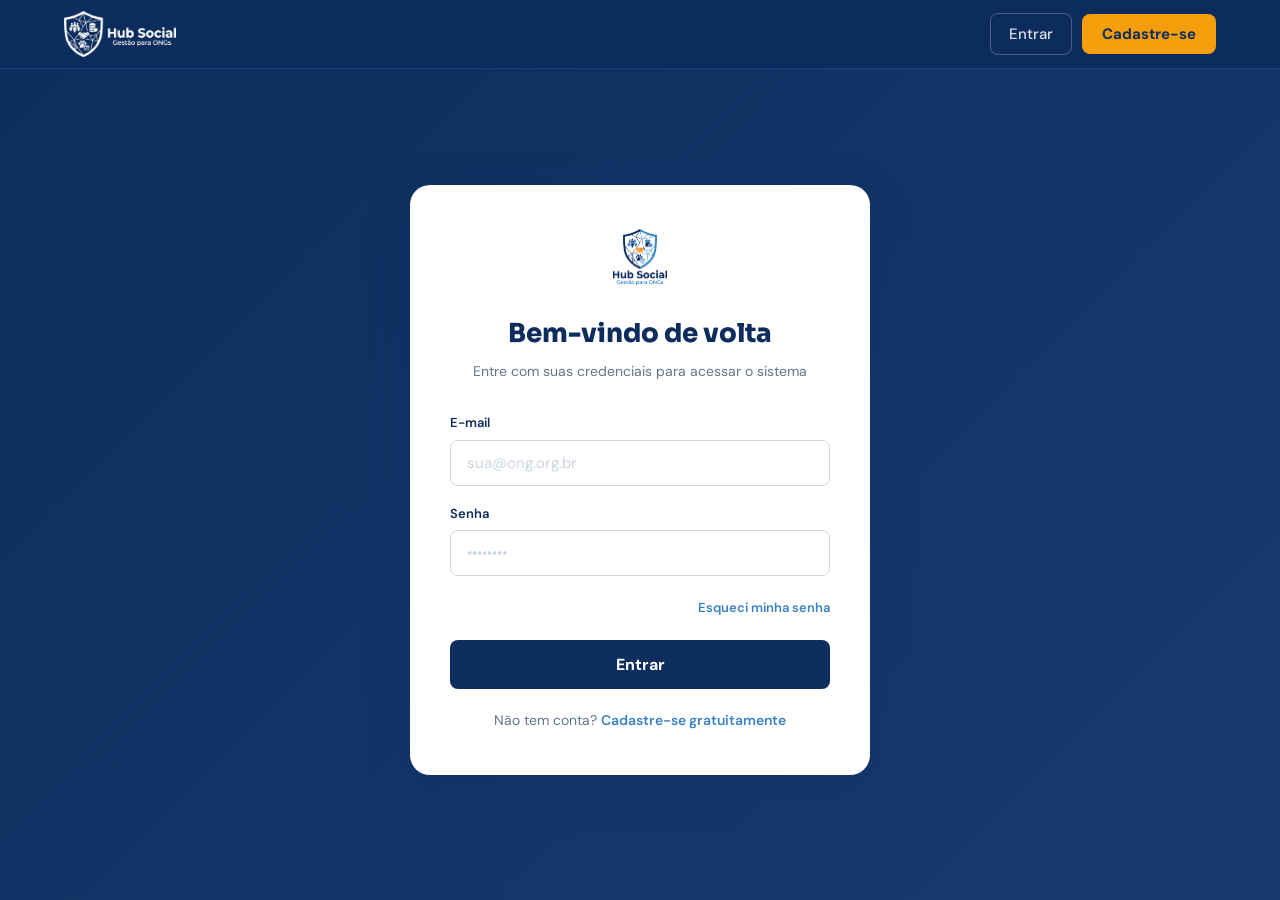
<file: login.html>
<!DOCTYPE html>
<html lang="pt-BR">
<head>
  <meta charset="UTF-8" />
  <meta name="viewport" content="width=device-width, initial-scale=1.0" />
  <title>Login – Hub Social</title>
  <link rel="preconnect" href="https://fonts.googleapis.com" />
  <link href="https://fonts.googleapis.com/css2?family=Sora:wght@400;600;700;800&family=DM+Sans:wght@300;400;500&display=swap" rel="stylesheet" />
  <link rel="stylesheet" href="style.css" />
</head>
<body>

<header class="navbar">
  <div class="nav-container">
    <a href="index.html" class="nav-logo">
      <img src="logo_novo.png" alt="Hub Social" class="logo-img" />
    </a>
    <div class="nav-actions" style="margin-left:auto;">
      <a href="login.html" class="btn-login">Entrar</a>
      <a href="cadastro.html" class="btn-cadastro">Cadastre-se</a>
    </div>
  </div>
</header>

<main class="auth-page">
  <div class="auth-card">
    <div class="auth-logo">
      <img src="logo_hubsocial_.png" alt="Hub Social" />
    </div>
    <h2>Bem-vindo de volta</h2>
    <p class="auth-sub">Entre com suas credenciais para acessar o sistema</p>

    <div class="form-group">
      <label for="email">E-mail</label>
      <input type="email" id="email" placeholder="sua@ong.org.br" autocomplete="email" />
    </div>
    <div class="form-group">
      <label for="senha">Senha</label>
      <input type="password" id="senha" placeholder="••••••••" autocomplete="current-password" />
    </div>
    <div style="text-align:right; margin-bottom:12px;">
      <a href="#" style="font-size:13px; color:var(--blue-light); font-weight:600;">Esqueci minha senha</a>
    </div>

    <button class="btn-form" id="btnLogin" onclick="fazerLogin()">Entrar</button>

    <div id="msgError" style="display:none; margin-top:14px; color:#ef4444; background:#fef2f2; border:1px solid #fecaca; border-radius:8px; padding:10px 14px; font-size:14px;"></div>

    <div class="auth-footer">
      Não tem conta? <a href="cadastro.html">Cadastre-se gratuitamente</a>
    </div>
  </div>
</main>

<script>
// api.js
// Conecta o front-end HTML com a API FastAPI (http://localhost:8000)
// Coloque este arquivo na mesma pasta do index.html

const API_URL = "http://localhost:8000";

// ── Helpers de token (localStorage) ─────────────────────────

function salvarToken(token, dados) {
  localStorage.setItem("hs_token",    token);
  localStorage.setItem("hs_nome",     dados.nome);
  localStorage.setItem("hs_nome_ong", dados.nome_ong);
  localStorage.setItem("hs_plano",    dados.plano);
  localStorage.setItem("hs_id",       dados.usuario_id);
}

function getToken()   { return localStorage.getItem("hs_token");    }
function getNome()    { return localStorage.getItem("hs_nome");     }
function getOng()     { return localStorage.getItem("hs_nome_ong"); }
function getPlano()   { return localStorage.getItem("hs_plano");    }
function estaLogado() { return !!getToken(); }

function logout() {
  localStorage.clear();
  window.location.href = "login.html";
}

// ── Request helper com JWT ───────────────────────────────────

async function apiFetch(path, options = {}) {
  const token = getToken();
  const headers = {
    "Content-Type": "application/json",
    ...(token ? { "Authorization": `Bearer ${token}` } : {}),
    ...(options.headers || {}),
  };

  const res = await fetch(`${API_URL}${path}`, { ...options, headers });
  const data = await res.json().catch(() => ({}));

  if (!res.ok) {
    const msg = data.detail || `Erro ${res.status}`;
    throw new Error(Array.isArray(msg) ? msg.map(e => e.msg).join(", ") : msg);
  }
  return data;
}

// ── AUTH ─────────────────────────────────────────────────────

async function cadastrar(payload) {
  const data = await apiFetch("/auth/cadastro", {
    method: "POST",
    body: JSON.stringify(payload),
  });
  salvarToken(data.access_token, data);
  return data;
}

async function login(email, senha) {
  // OAuth2PasswordRequestForm espera form-data, não JSON
  const form = new URLSearchParams();
  form.append("username", email);
  form.append("password", senha);

  const res = await fetch(`${API_URL}/auth/login`, {
    method: "POST",
    headers: { "Content-Type": "application/x-www-form-urlencoded" },
    body: form,
  });
  const data = await res.json();
  if (!res.ok) throw new Error(data.detail || "Erro ao fazer login.");
  salvarToken(data.access_token, data);
  return data;
}

async function getMeuPerfil() {
  return apiFetch("/auth/me");
}

// ── DOAÇÕES ──────────────────────────────────────────────────

async function listarDoacoes()        { return apiFetch("/doacoes/"); }
async function criarDoacao(payload)   { return apiFetch("/doacoes/", { method: "POST", body: JSON.stringify(payload) }); }
async function deletarDoacao(id)      { return apiFetch(`/doacoes/${id}`, { method: "DELETE" }); }
async function atualizarStatusDoacao(id, status) {
  return apiFetch(`/doacoes/${id}/status?novo_status=${status}`, { method: "PATCH" });
}

// ── VOLUNTÁRIOS ──────────────────────────────────────────────

async function listarVoluntarios()       { return apiFetch("/voluntarios/"); }
async function criarVoluntario(payload)  { return apiFetch("/voluntarios/", { method: "POST", body: JSON.stringify(payload) }); }
async function deletarVoluntario(id)     { return apiFetch(`/voluntarios/${id}`, { method: "DELETE" }); }
async function desativarVoluntario(id)   { return apiFetch(`/voluntarios/${id}/desativar`, { method: "PATCH" }); }

// ── EVENTOS ──────────────────────────────────────────────────

async function listarEventos()          { return apiFetch("/eventos/"); }
async function criarEvento(payload)     { return apiFetch("/eventos/", { method: "POST", body: JSON.stringify(payload) }); }
async function editarEvento(id, dados)  { return apiFetch(`/eventos/${id}`, { method: "PUT",  body: JSON.stringify(dados) }); }
async function deletarEvento(id)        { return apiFetch(`/eventos/${id}`, { method: "DELETE" }); }

// ── RELATÓRIOS ───────────────────────────────────────────────

async function relatorioGeral()         { return apiFetch("/relatorios/visao-geral"); }
async function relatorioDoacoesTipo()   { return apiFetch("/relatorios/doacoes-por-tipo"); }

// ── Proteção de página: redireciona se não estiver logado ────

function exigirLogin() {
  if (!estaLogado()) {
    window.location.href = "login.html";
  }
}

// ── Preenche dados do usuário no dashboard ───────────────────

function preencherDashboard() {
  exigirLogin();
  const nome  = getNome()?.split(" ")[0] || "Usuário";
  const ong   = getOng()  || "Minha ONG";
  const plano = getPlano() || "semente";

  const elNome  = document.getElementById("dash-user-name");
  const elOng   = document.getElementById("sb-ong");
  const elTitulo= document.getElementById("dash-titulo");
  const elAvatar= document.getElementById("dash-avatar");
  const elPlano = document.getElementById("sb-plano");

  if (elNome)   elNome.textContent   = `Olá, ${nome}!`;
  if (elOng)    elOng.textContent    = ong;
  if (elTitulo) elTitulo.textContent = `Bem-vindo(a), ${nome} 👋`;
  if (elAvatar) elAvatar.textContent = nome[0].toUpperCase();
  if (elPlano)  elPlano.textContent  = `Plano ${plano.charAt(0).toUpperCase() + plano.slice(1)}`;
}

</script>
<script>
  // Se já estiver logado, vai direto pro dashboard
  if (estaLogado()) window.location.href = 'dashboard.html';

  async function fazerLogin() {
    const email = document.getElementById('email').value.trim();
    const senha = document.getElementById('senha').value;
    const msg   = document.getElementById('msgError');
    const btn   = document.getElementById('btnLogin');

    msg.style.display = 'none';

    if (!email || !senha) {
      msg.textContent = 'Por favor, preencha todos os campos.';
      msg.style.display = 'block'; return;
    }
    if (!email.includes('@')) {
      msg.textContent = 'Insira um e-mail válido.';
      msg.style.display = 'block'; return;
    }

    btn.textContent = 'Entrando...';
    btn.disabled = true;

    try {
      await login(email, senha);
      window.location.href = 'dashboard.html';
    } catch (e) {
      msg.textContent = e.message;
      msg.style.display = 'block';
      btn.textContent = 'Entrar';
      btn.disabled = false;
    }
  }

  document.addEventListener('keydown', e => {
    if (e.key === 'Enter') fazerLogin();
  });
</script>
</body>
</html>
</file>
<file: style.css>
/* ============================================================
   HUB SOCIAL – MAIN STYLESHEET
   Paleta: Azul escuro #0d2d5e | Azul médio #1a4a8a | Azul claro #3b82c4 | Laranja #f59e0b
   ============================================================ */

:root {
    --blue-dark: #0d2d5e;
    --blue-mid: #1a4a8a;
    --blue-light: #3b82c4;
    --blue-pale: #dbeafe;
    --orange: #f59e0b;
    --orange-light: #fef3c7;
    --white: #ffffff;
    --gray-50: #f8fafc;
    --gray-100: #f1f5f9;
    --gray-300: #cbd5e1;
    --gray-500: #64748b;
    --gray-700: #334155;
    --text: #0f172a;
    --radius: 14px;
    --radius-sm: 8px;
    --shadow: 0 4px 24px rgba(13, 45, 94, .12);
    --shadow-lg: 0 12px 48px rgba(13, 45, 94, .18);
    --transition: .25s cubic-bezier(.4, 0, .2, 1);
}

*,
*::before,
*::after {
    box-sizing: border-box;
    margin: 0;
    padding: 0;
}

html {
    scroll-behavior: smooth;
}

body {
    font-family: 'DM Sans', system-ui, sans-serif;
    color: var(--text);
    background: var(--white);
    overflow-x: hidden;
    line-height: 1.6;
}

a {
    text-decoration: none;
    color: inherit;
}

img {
    display: block;
    max-width: 100%;
}

ul {
    list-style: none;
}

/* ---- SCROLLBAR ---- */
::-webkit-scrollbar {
    width: 7px;
}

::-webkit-scrollbar-track {
    background: var(--gray-100);
}

::-webkit-scrollbar-thumb {
    background: var(--blue-light);
    border-radius: 99px;
}

/* ============================================================
   NAVBAR
   ============================================================ */
.navbar {
    position: fixed;
    top: 0;
    left: 0;
    right: 0;
    z-index: 1000;
    background: rgba(13, 45, 94, .95);
    backdrop-filter: blur(12px);
    border-bottom: 1px solid rgba(59, 130, 196, .2);
    transition: box-shadow var(--transition);
}

.navbar.scrolled {
    box-shadow: 0 4px 32px rgba(0, 0, 0, .3);
}

.nav-container {
    max-width: 1200px;
    margin: 0 auto;
    padding: 0 24px;
    display: flex;
    align-items: center;
    gap: 32px;
    height: 68px;
}

.nav-logo {
    display: flex;
    align-items: center;
}

.logo-img {
    height: 46px;
    width: auto;
    object-fit: contain;
}

.nav-links {
    display: flex;
    gap: 8px;
    margin-left: auto;
}

.nav-link {
    color: rgba(255, 255, 255, .8);
    font-size: 15px;
    font-weight: 500;
    padding: 6px 14px;
    border-radius: var(--radius-sm);
    transition: all var(--transition);
}

.nav-link:hover {
    color: var(--white);
    background: rgba(255, 255, 255, .1);
}

.nav-actions {
    display: flex;
    align-items: center;
    gap: 10px;
    margin-left: 12px;
}

.btn-login {
    color: rgba(255, 255, 255, .85);
    font-size: 15px;
    font-weight: 500;
    padding: 8px 18px;
    border-radius: var(--radius-sm);
    border: 1px solid rgba(255, 255, 255, .25);
    transition: all var(--transition);
}

.btn-login:hover {
    background: rgba(255, 255, 255, .1);
    color: var(--white);
    border-color: rgba(255, 255, 255, .5);
}

.btn-cadastro {
    background: var(--orange);
    color: var(--blue-dark);
    font-size: 15px;
    font-weight: 700;
    padding: 8px 20px;
    border-radius: var(--radius-sm);
    transition: all var(--transition);
}

.btn-cadastro:hover {
    background: #e08e00;
    transform: translateY(-1px);
}

.hamburger {
    display: none;
    flex-direction: column;
    gap: 5px;
    background: none;
    border: none;
    cursor: pointer;
    padding: 4px;
    margin-left: auto;
}

.hamburger span {
    display: block;
    width: 24px;
    height: 2px;
    background: white;
    border-radius: 99px;
    transition: all var(--transition);
}

.hamburger.open span:nth-child(1) {
    transform: translateY(7px) rotate(45deg);
}

.hamburger.open span:nth-child(2) {
    opacity: 0;
}

.hamburger.open span:nth-child(3) {
    transform: translateY(-7px) rotate(-45deg);
}

/* ============================================================
   HERO
   ============================================================ */
.hero {
    min-height: 100vh;
    background: linear-gradient(135deg, var(--blue-dark) 0%, #1a3a6e 55%, #1a4a8a 100%);
    display: flex;
    align-items: center;
    justify-content: center;
    position: relative;
    overflow: hidden;
    padding: 100px 24px 60px;
    gap: 60px;
}

.hero-bg-shapes {
    position: absolute;
    inset: 0;
    pointer-events: none;
}

.shape {
    position: absolute;
    border-radius: 50%;
    opacity: .06;
    background: var(--blue-light);
}

.shape-1 {
    width: 600px;
    height: 600px;
    top: -200px;
    right: -150px;
}

.shape-2 {
    width: 400px;
    height: 400px;
    bottom: -120px;
    left: -100px;
    background: var(--orange);
}

.shape-3 {
    width: 250px;
    height: 250px;
    top: 40%;
    left: 38%;
    opacity: .04;
}

.hero-content {
    position: relative;
    z-index: 1;
    max-width: 540px;
    animation: fadeUp .7s ease both;
}

.hero-badge {
    display: inline-flex;
    align-items: center;
    gap: 8px;
    background: rgba(245, 158, 11, .15);
    border: 1px solid rgba(245, 158, 11, .3);
    color: var(--orange);
    font-size: 13px;
    font-weight: 600;
    letter-spacing: .5px;
    padding: 6px 14px;
    border-radius: 99px;
    margin-bottom: 24px;
}

.hero-title {
    font-family: 'Sora', sans-serif;
    font-size: clamp(36px, 5vw, 58px);
    font-weight: 800;
    line-height: 1.1;
    color: var(--white);
    margin-bottom: 20px;
}

.highlight {
    background: linear-gradient(90deg, var(--orange), #fbbf24);
    -webkit-background-clip: text;
    -webkit-text-fill-color: transparent;
    background-clip: text;
}

.hero-desc {
    color: rgba(255, 255, 255, .75);
    font-size: 17px;
    margin-bottom: 32px;
    max-width: 460px;
}

.hero-ctas {
    display: flex;
    gap: 14px;
    flex-wrap: wrap;
    margin-bottom: 48px;
}

.btn-primary {
    background: var(--orange);
    color: var(--blue-dark);
    font-weight: 700;
    font-size: 16px;
    padding: 14px 28px;
    border-radius: var(--radius-sm);
    border: none;
    cursor: pointer;
    transition: all var(--transition);
    display: inline-block;
}

.btn-primary:hover {
    background: #e08e00;
    transform: translateY(-2px);
    box-shadow: 0 8px 24px rgba(245, 158, 11, .4);
}

.btn-primary.large {
    font-size: 18px;
    padding: 16px 36px;
}

.btn-outline {
    background: transparent;
    color: var(--white);
    font-weight: 600;
    font-size: 16px;
    padding: 14px 28px;
    border-radius: var(--radius-sm);
    border: 1px solid rgba(255, 255, 255, .3);
    cursor: pointer;
    transition: all var(--transition);
    display: inline-block;
}

.btn-outline:hover {
    background: rgba(255, 255, 255, .1);
    border-color: rgba(255, 255, 255, .6);
}

.hero-stats {
    display: flex;
    align-items: center;
    gap: 24px;
}

.stat {
    display: flex;
    flex-direction: column;
}

.stat-num {
    font-family: 'Sora', sans-serif;
    font-size: 26px;
    font-weight: 800;
    color: var(--white);
}

.stat-label {
    font-size: 12px;
    color: rgba(255, 255, 255, .6);
    font-weight: 500;
}

.stat-div {
    width: 1px;
    height: 36px;
    background: rgba(255, 255, 255, .2);
}

/* DASHBOARD CARD */
.hero-visual {
    position: relative;
    z-index: 1;
    animation: fadeUp .7s .2s ease both;
}

.dashboard-card {
    background: rgba(255, 255, 255, .06);
    border: 1px solid rgba(255, 255, 255, .12);
    border-radius: 16px;
    backdrop-filter: blur(16px);
    min-width: 360px;
    overflow: hidden;
    box-shadow: 0 24px 64px rgba(0, 0, 0, .4);
}

.db-header {
    background: rgba(0, 0, 0, .2);
    padding: 12px 16px;
    display: flex;
    align-items: center;
    gap: 6px;
}

.db-dot {
    width: 10px;
    height: 10px;
    border-radius: 50%;
}

.db-dot.green {
    background: #22c55e;
}

.db-dot.yellow {
    background: var(--orange);
}

.db-dot.red {
    background: #ef4444;
}

.db-body {
    padding: 20px;
}

.db-title {
    font-family: 'Sora', sans-serif;
    font-size: 14px;
    font-weight: 700;
    color: rgba(255, 255, 255, .9);
    margin-bottom: 16px;
}

.db-metrics {
    display: flex;
    gap: 14px;
    margin-bottom: 20px;
}

.db-metric {
    display: flex;
    align-items: center;
    gap: 10px;
    background: rgba(255, 255, 255, .07);
    border-radius: var(--radius-sm);
    padding: 10px 14px;
    flex: 1;
}

.db-metric-icon {
    font-size: 20px;
}

.db-metric-val {
    font-family: 'Sora', sans-serif;
    font-size: 15px;
    font-weight: 700;
    color: white;
}

.db-metric-lbl {
    font-size: 10px;
    color: rgba(255, 255, 255, .55);
    margin-top: 1px;
}

.db-bar-label {
    font-size: 11px;
    color: rgba(255, 255, 255, .5);
    margin-bottom: 10px;
    font-weight: 500;
}

.db-bars {
    display: flex;
    align-items: flex-end;
    gap: 8px;
    height: 80px;
}

.db-bar {
    flex: 1;
    background: rgba(59, 130, 196, .4);
    border-radius: 4px 4px 0 0;
    position: relative;
    transition: background var(--transition);
}

.db-bar.active {
    background: var(--orange);
}

.db-bar span {
    position: absolute;
    bottom: -18px;
    left: 50%;
    transform: translateX(-50%);
    font-size: 9px;
    color: rgba(255, 255, 255, .45);
    white-space: nowrap;
}

/* ============================================================
   SECTION COMMONS
   ============================================================ */
.section-container {
    max-width: 1200px;
    margin: 0 auto;
    padding: 90px 24px;
}

.section-label {
    font-size: 13px;
    font-weight: 700;
    letter-spacing: 1.5px;
    text-transform: uppercase;
    color: var(--blue-light);
    margin-bottom: 10px;
}

.section-title {
    font-family: 'Sora', sans-serif;
    font-size: clamp(28px, 4vw, 42px);
    font-weight: 800;
    color: var(--blue-dark);
    margin-bottom: 14px;
}

.section-sub {
    font-size: 17px;
    color: var(--gray-500);
    max-width: 560px;
    margin-bottom: 52px;
}

/* ============================================================
   FEATURES
   ============================================================ */
.features {
    background: var(--gray-50);
}

.features-grid {
    display: grid;
    grid-template-columns: repeat(auto-fit, minmax(280px, 1fr));
    gap: 24px;
}

.feat-card {
    background: var(--white);
    border-radius: var(--radius);
    padding: 32px 28px;
    border: 1px solid var(--gray-100);
    transition: all var(--transition);
}

.feat-card:hover {
    transform: translateY(-4px);
    box-shadow: var(--shadow-lg);
    border-color: var(--blue-pale);
}

.feat-icon {
    font-size: 36px;
    margin-bottom: 16px;
}

.feat-card h3 {
    font-family: 'Sora', sans-serif;
    font-size: 18px;
    font-weight: 700;
    color: var(--blue-dark);
    margin-bottom: 10px;
}

.feat-card p {
    font-size: 15px;
    color: var(--gray-500);
    line-height: 1.7;
}

/* ============================================================
   PLANS
   ============================================================ */
.plans {
    background: var(--white);
}

.plans-grid {
    display: grid;
    grid-template-columns: repeat(auto-fit, minmax(300px, 1fr));
    gap: 28px;
    align-items: start;
}

.plan-card {
    background: var(--gray-50);
    border-radius: var(--radius);
    padding: 36px 28px;
    border: 1.5px solid var(--gray-100);
    position: relative;
    transition: all var(--transition);
}

.plan-card:hover {
    transform: translateY(-6px);
    box-shadow: var(--shadow-lg);
}

.plan-card.featured {
    background: var(--blue-dark);
    border-color: var(--blue-mid);
    transform: scale(1.04);
}

.plan-card.featured:hover {
    transform: scale(1.04) translateY(-6px);
}

.plan-card.featured .plan-name {
    color: var(--white);
}

.plan-card.featured .plan-desc {
    color: rgba(255, 255, 255, .7);
}

.plan-card.featured .plan-price {
    color: var(--white);
}

.plan-card.featured .plan-price .amount {
    color: var(--orange);
}

.plan-card.featured .plan-features li {
    color: rgba(255, 255, 255, .9);
}

.plan-card.featured .plan-features li.off {
    color: rgba(255, 255, 255, .3);
}

.plan-badge {
    display: inline-block;
    font-size: 11px;
    font-weight: 700;
    letter-spacing: 1px;
    text-transform: uppercase;
    color: var(--blue-light);
    background: var(--blue-pale);
    padding: 4px 10px;
    border-radius: 99px;
    margin-bottom: 12px;
}

.plan-badge.popular {
    background: var(--orange);
    color: var(--blue-dark);
}

.plan-name {
    font-family: 'Sora', sans-serif;
    font-size: 22px;
    font-weight: 800;
    color: var(--blue-dark);
    margin-bottom: 8px;
}

.plan-desc {
    font-size: 14px;
    color: var(--gray-500);
    margin-bottom: 24px;
    line-height: 1.6;
}

.plan-price {
    display: flex;
    align-items: baseline;
    gap: 2px;
    margin-bottom: 28px;
}

.currency {
    font-size: 18px;
    font-weight: 700;
    color: var(--gray-500);
}

.amount {
    font-family: 'Sora', sans-serif;
    font-size: 52px;
    font-weight: 800;
    color: var(--blue-dark);
    line-height: 1;
}

.cents {
    font-size: 22px;
    font-weight: 700;
    color: var(--blue-dark);
    align-self: flex-start;
    padding-top: 10px;
}

.period {
    font-size: 15px;
    color: var(--gray-500);
    margin-left: 4px;
}

.plan-features {
    display: flex;
    flex-direction: column;
    gap: 12px;
    margin-bottom: 32px;
}

.plan-features li {
    display: flex;
    align-items: center;
    gap: 10px;
    font-size: 15px;
    color: var(--gray-700);
}

.plan-features li.off {
    color: var(--gray-300);
}

.check {
    color: #22c55e;
    font-size: 14px;
    font-weight: 700;
    flex-shrink: 0;
}

.x {
    color: var(--gray-300);
    font-size: 14px;
    flex-shrink: 0;
}

.btn-plan {
    display: block;
    width: 100%;
    text-align: center;
    background: var(--blue-light);
    color: var(--white);
    font-weight: 700;
    font-size: 16px;
    padding: 14px;
    border-radius: var(--radius-sm);
    transition: all var(--transition);
}

.btn-plan:hover {
    background: var(--blue-mid);
    transform: translateY(-2px);
    box-shadow: 0 8px 24px rgba(26, 74, 138, .3);
}

.plan-card.featured .btn-plan {
    background: var(--orange);
    color: var(--blue-dark);
}

.plan-card.featured .btn-plan:hover {
    background: #e08e00;
}

/* ============================================================
   ABOUT
   ============================================================ */
.about {
    background: var(--gray-50);
}

.about-title {
    font-family: 'Sora', sans-serif;
    font-size: clamp(32px, 4vw, 48px);
    font-weight: 800;
    color: var(--text);
    margin-bottom: 16px;
}

.about-divider {
    width: 60px;
    height: 4px;
    background: var(--blue-light);
    border-radius: 99px;
    margin-bottom: 48px;
}

.about-grid {
    display: grid;
    grid-template-columns: repeat(auto-fit, minmax(280px, 1fr));
    gap: 32px;
}

.about-card {
    padding: 0;
}

.about-icon {
    font-size: 28px;
    margin-bottom: 12px;
    color: var(--blue-mid);
}

.about-card h3 {
    font-family: 'Sora', sans-serif;
    font-size: 18px;
    font-weight: 700;
    color: var(--blue-dark);
    margin-bottom: 10px;
    padding-bottom: 10px;
    border-bottom: 1px solid var(--gray-300);
}

.about-card p {
    font-size: 15px;
    color: var(--gray-500);
    line-height: 1.8;
    margin-top: 12px;
}

/* ============================================================
   CONTACT CTA
   ============================================================ */
.contact-cta {
    background: linear-gradient(135deg, var(--blue-dark), var(--blue-mid));
    text-align: center;
}

.contact-cta h2 {
    font-family: 'Sora', sans-serif;
    font-size: clamp(26px, 4vw, 40px);
    font-weight: 800;
    color: var(--white);
    margin-bottom: 12px;
}

.contact-cta p {
    font-size: 17px;
    color: rgba(255, 255, 255, .75);
    margin-bottom: 36px;
}

/* ============================================================
   FOOTER
   ============================================================ */
.footer {
    background: #060f1e;
    color: rgba(255, 255, 255, .75);
    padding: 60px 24px 0;
}

.footer-container {
    max-width: 1200px;
    margin: 0 auto;
    display: grid;
    grid-template-columns: 1.4fr 1.8fr;
    gap: 60px;
    padding-bottom: 52px;
    border-bottom: 1px solid rgba(255, 255, 255, .08);
}

.footer-brand {
    display: flex;
    flex-direction: column;
    gap: 16px;
}

.footer-logo {
    height: 56px;
    width: auto;
    object-fit: contain;
    align-self: flex-start;
}

.footer-brand p {
    font-size: 14px;
    line-height: 1.7;
    color: rgba(255, 255, 255, .55);
    max-width: 280px;
}

.footer-social {
    display: flex;
    gap: 10px;
    flex-wrap: wrap;
}

.social-btn {
    display: flex;
    align-items: center;
    gap: 7px;
    background: rgba(255, 255, 255, .07);
    border: 1px solid rgba(255, 255, 255, .1);
    color: rgba(255, 255, 255, .75);
    font-size: 13px;
    font-weight: 500;
    padding: 8px 14px;
    border-radius: var(--radius-sm);
    transition: all var(--transition);
}

.social-btn:hover {
    background: var(--blue-mid);
    color: white;
    border-color: var(--blue-light);
}

.footer-links {
    display: flex;
    gap: 48px;
}

.footer-col {
    display: flex;
    flex-direction: column;
    gap: 10px;
}

.footer-col h4 {
    font-family: 'Sora', sans-serif;
    font-size: 14px;
    font-weight: 700;
    color: var(--white);
    margin-bottom: 4px;
}

.footer-col a {
    font-size: 14px;
    color: rgba(255, 255, 255, .55);
    transition: color var(--transition);
}

.footer-col a:hover {
    color: var(--blue-light);
}

.footer-bottom {
    max-width: 1200px;
    margin: 0 auto;
    padding: 20px 0;
    text-align: center;
    font-size: 13px;
    color: rgba(255, 255, 255, .35);
}

/* ============================================================
   AUTH PAGES (login, cadastro, contratar)
   ============================================================ */
.auth-page {
    min-height: 100vh;
    background: linear-gradient(135deg, var(--blue-dark) 0%, #1a3a6e 100%);
    display: flex;
    align-items: center;
    justify-content: center;
    padding: 100px 24px 40px;
}

.auth-card {
    background: var(--white);
    border-radius: 20px;
    padding: 44px 40px;
    width: 100%;
    max-width: 460px;
    box-shadow: var(--shadow-lg);
    animation: fadeUp .5s ease;
}

.auth-logo {
    text-align: center;
    margin-bottom: 28px;
}

.auth-logo img {
    height: 56px;
    margin: 0 auto;
}

.auth-card h2 {
    font-family: 'Sora', sans-serif;
    font-size: 26px;
    font-weight: 800;
    color: var(--blue-dark);
    text-align: center;
    margin-bottom: 6px;
}

.auth-card .auth-sub {
    font-size: 14px;
    color: var(--gray-500);
    text-align: center;
    margin-bottom: 30px;
}

.form-group {
    margin-bottom: 18px;
}

.form-group label {
    display: block;
    font-size: 13px;
    font-weight: 600;
    color: var(--blue-dark);
    margin-bottom: 6px;
}

.form-group input,
.form-group select {
    width: 100%;
    padding: 12px 16px;
    border-radius: var(--radius-sm);
    border: 1.5px solid var(--gray-300);
    font-size: 15px;
    font-family: inherit;
    color: var(--text);
    outline: none;
    transition: border-color var(--transition);
    appearance: none;
    background: var(--white);
}

.form-group input:focus,
.form-group select:focus {
    border-color: var(--blue-light);
    box-shadow: 0 0 0 3px rgba(59, 130, 196, .12);
}

.form-group input::placeholder {
    color: var(--gray-300);
}

.btn-form {
    width: 100%;
    background: var(--blue-dark);
    color: var(--white);
    font-size: 16px;
    font-weight: 700;
    padding: 14px;
    border-radius: var(--radius-sm);
    border: none;
    cursor: pointer;
    margin-top: 8px;
    transition: all var(--transition);
    font-family: inherit;
}

.btn-form:hover {
    background: var(--blue-mid);
    transform: translateY(-1px);
}

.auth-footer {
    text-align: center;
    font-size: 14px;
    color: var(--gray-500);
    margin-top: 20px;
}

.auth-footer a {
    color: var(--blue-light);
    font-weight: 600;
}

.form-row {
    display: grid;
    grid-template-columns: 1fr 1fr;
    gap: 16px;
}

.divider {
    display: flex;
    align-items: center;
    gap: 12px;
    margin: 20px 0;
}

.divider::before,
.divider::after {
    content: '';
    flex: 1;
    height: 1px;
    background: var(--gray-100);
}

.divider span {
    font-size: 12px;
    color: var(--gray-300);
    font-weight: 600;
}

.plan-selected {
    background: var(--blue-pale);
    border: 1.5px solid var(--blue-light);
    border-radius: var(--radius-sm);
    padding: 14px 18px;
    margin-bottom: 22px;
    display: flex;
    align-items: center;
    justify-content: space-between;
}

.plan-selected-name {
    font-family: 'Sora', sans-serif;
    font-size: 16px;
    font-weight: 700;
    color: var(--blue-dark);
}

.plan-selected-price {
    font-size: 14px;
    color: var(--blue-light);
    font-weight: 600;
}

.payment-methods {
    display: flex;
    gap: 10px;
    margin-top: 8px;
}

.pay-btn {
    flex: 1;
    padding: 10px;
    border: 1.5px solid var(--gray-300);
    border-radius: var(--radius-sm);
    background: var(--white);
    cursor: pointer;
    font-size: 14px;
    font-weight: 600;
    color: var(--gray-500);
    transition: all var(--transition);
    font-family: inherit;
}

.pay-btn:hover,
.pay-btn.active {
    border-color: var(--blue-light);
    color: var(--blue-dark);
    background: var(--blue-pale);
}

/* ============================================================
   ANIMATIONS
   ============================================================ */
@keyframes fadeUp {
    from {
        opacity: 0;
        transform: translateY(28px);
    }

    to {
        opacity: 1;
        transform: translateY(0);
    }
}

/* ============================================================
   RESPONSIVE
   ============================================================ */
@media (max-width: 900px) {
    .hero {
        flex-direction: column;
        text-align: center;
        padding-top: 110px;
    }

    .hero-ctas {
        justify-content: center;
    }

    .hero-stats {
        justify-content: center;
    }

    .hero-desc {
        margin: 0 auto 32px;
    }

    .hero-visual {
        width: 100%;
        max-width: 400px;
    }

    .dashboard-card {
        min-width: unset;
    }

    .footer-container {
        grid-template-columns: 1fr;
        gap: 36px;
    }

    .footer-links {
        flex-wrap: wrap;
        gap: 28px;
    }

    .plan-card.featured {
        transform: scale(1);
    }

    .plan-card.featured:hover {
        transform: translateY(-6px);
    }
}

@media (max-width: 640px) {

    .nav-links,
    .nav-actions {
        display: none;
    }

    .hamburger {
        display: flex;
    }

    .nav-links.open {
        display: flex;
        flex-direction: column;
        gap: 0;
        position: absolute;
        top: 68px;
        left: 0;
        right: 0;
        background: var(--blue-dark);
        padding: 12px 0 16px;
        border-bottom: 1px solid rgba(255, 255, 255, .1);
    }

    .nav-links.open .nav-link {
        padding: 12px 24px;
        border-radius: 0;
    }

    .nav-links.open+.nav-actions {
        display: flex;
        position: absolute;
        top: calc(68px + 160px);
        left: 0;
        right: 0;
        flex-direction: column;
        padding: 0 24px 16px;
        background: var(--blue-dark);
        gap: 10px;
    }

    .btn-login,
    .btn-cadastro {
        text-align: center;
    }

    .form-row {
        grid-template-columns: 1fr;
    }

    .auth-card {
        padding: 32px 24px;
    }

    .about-grid {
        grid-template-columns: 1fr;
    }
}
</file>
